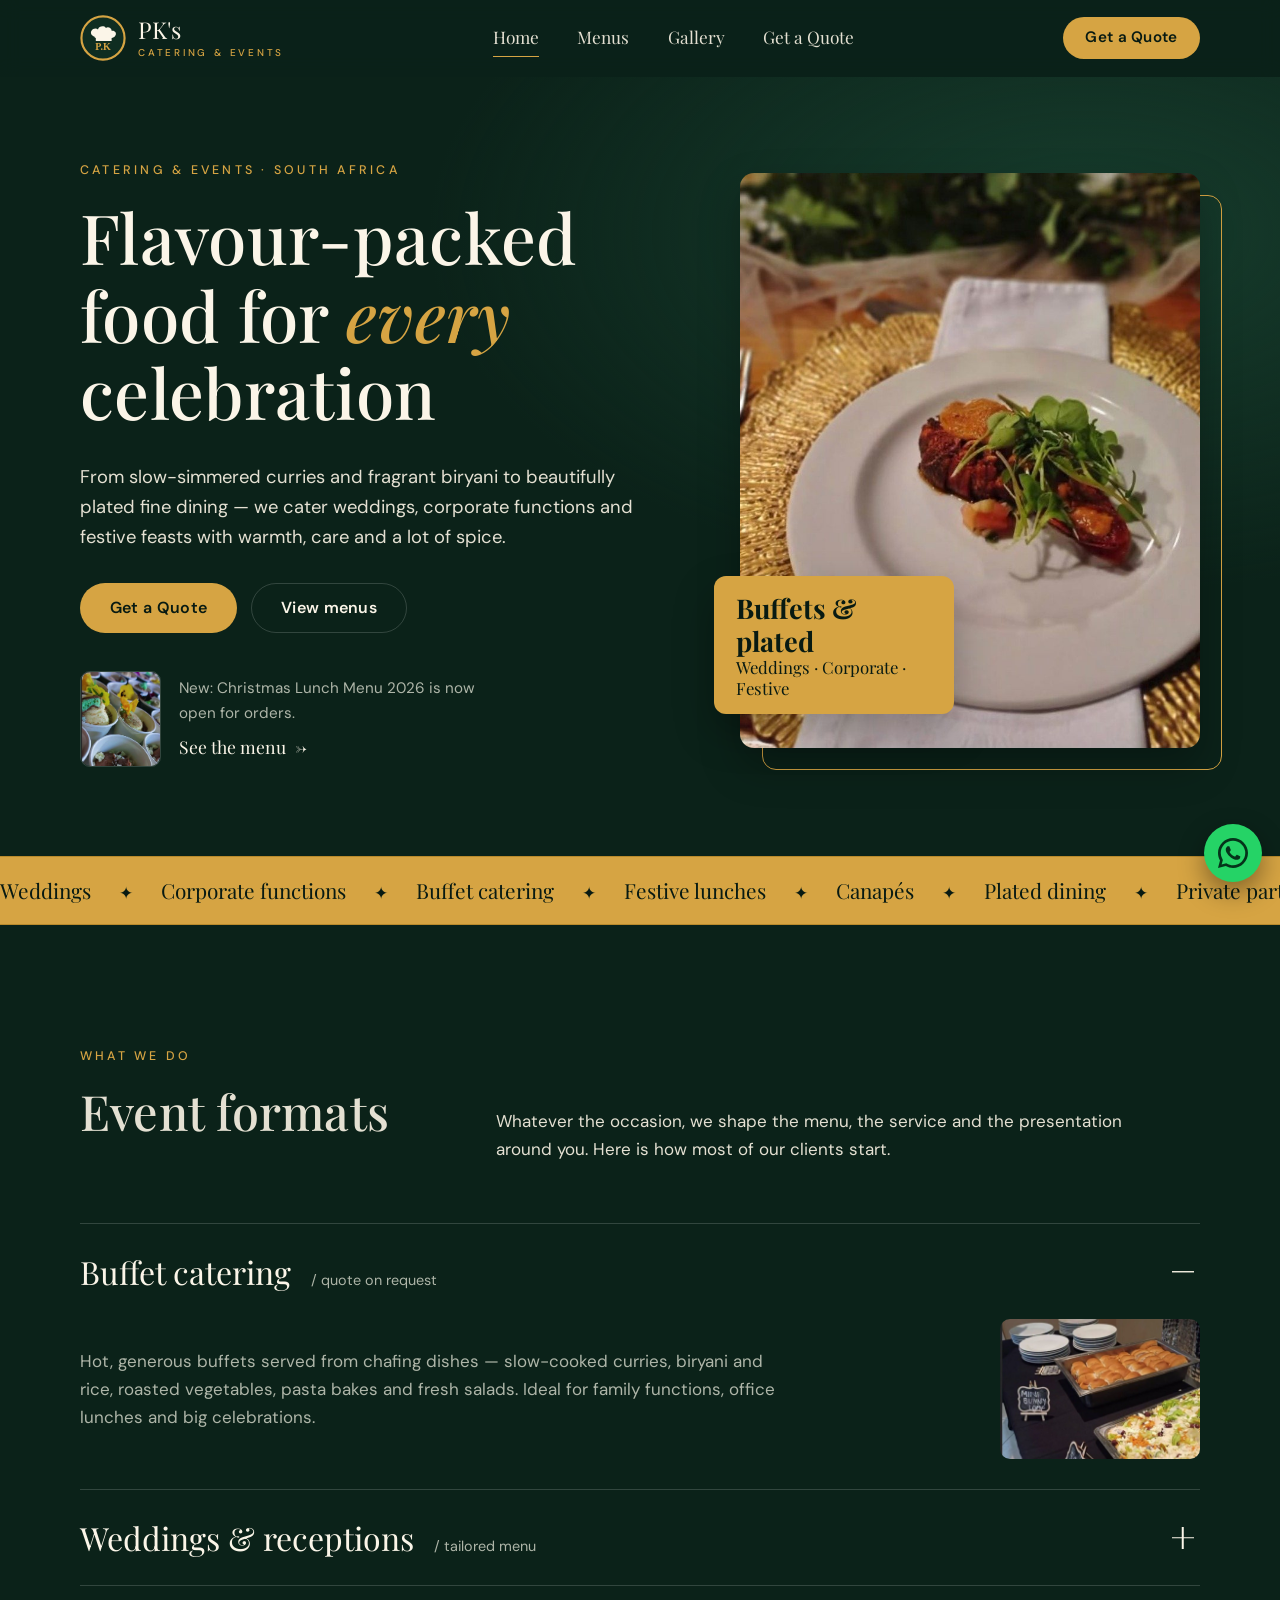
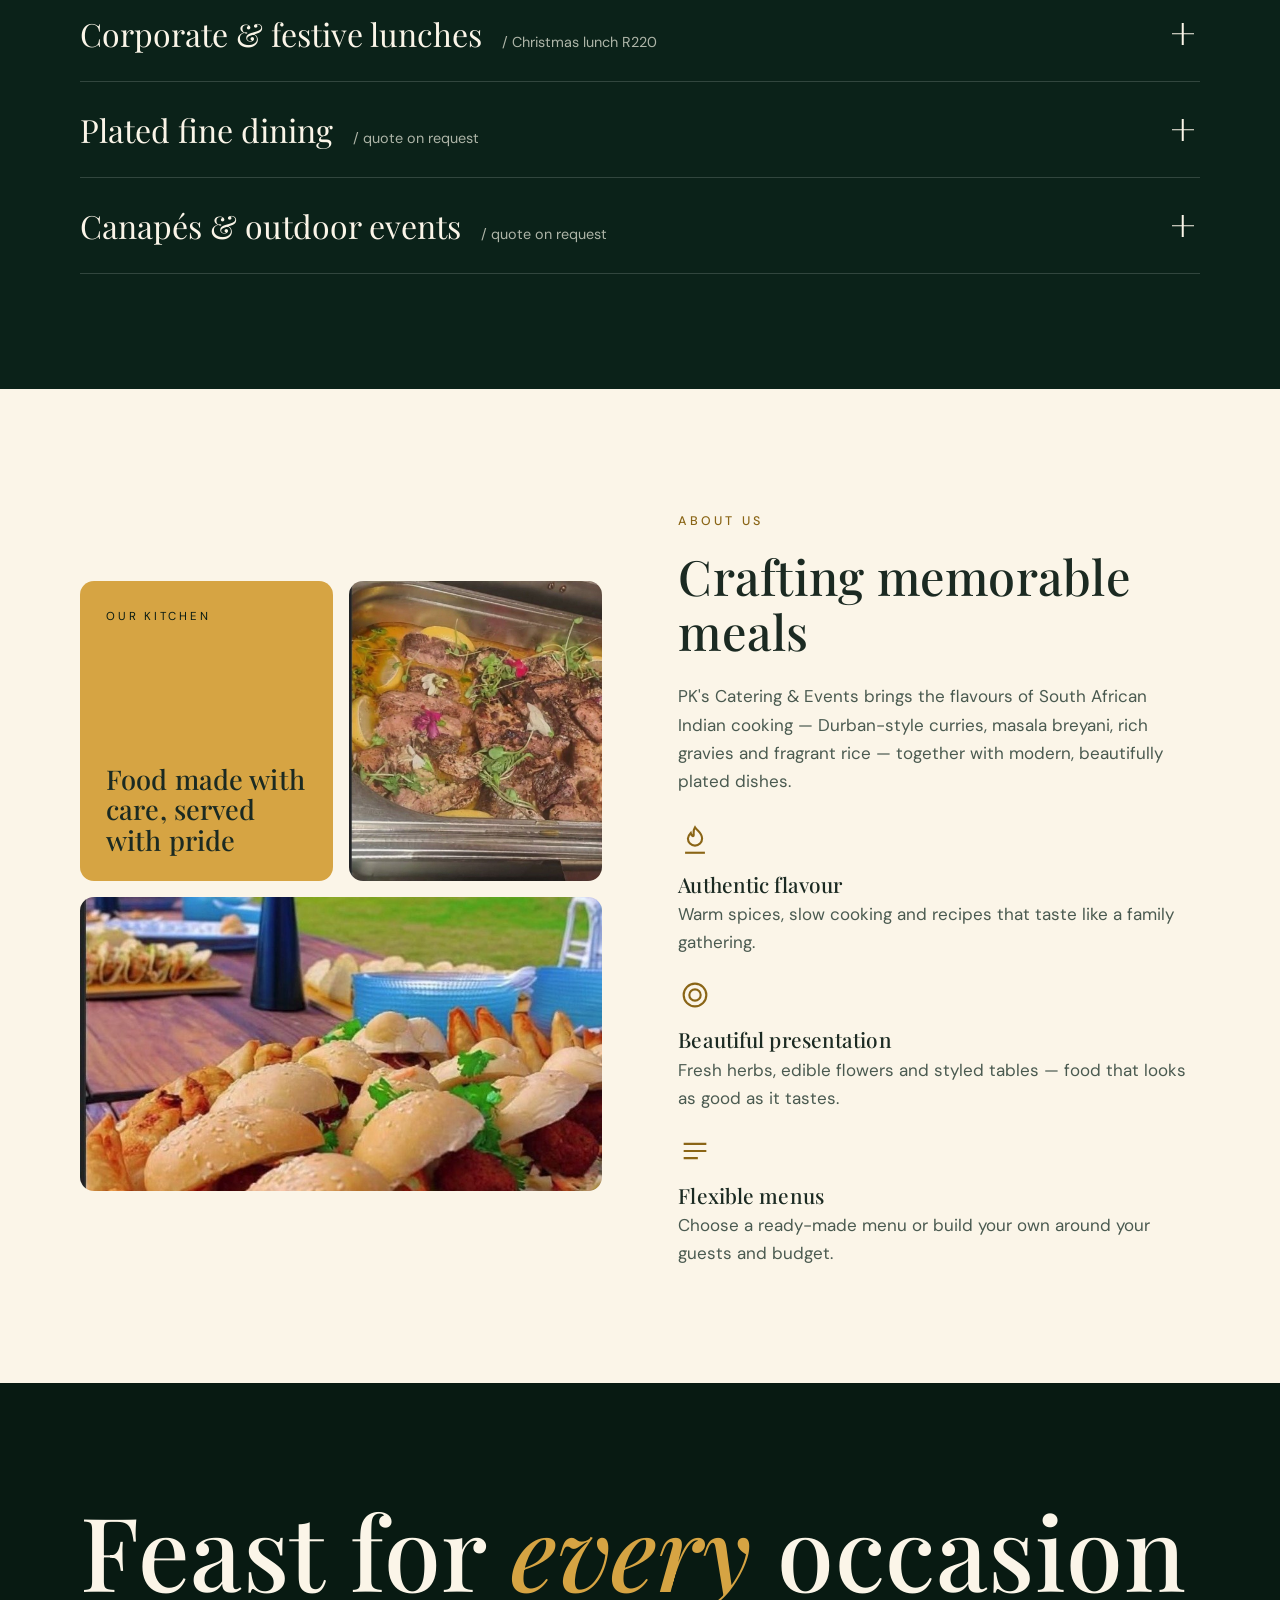
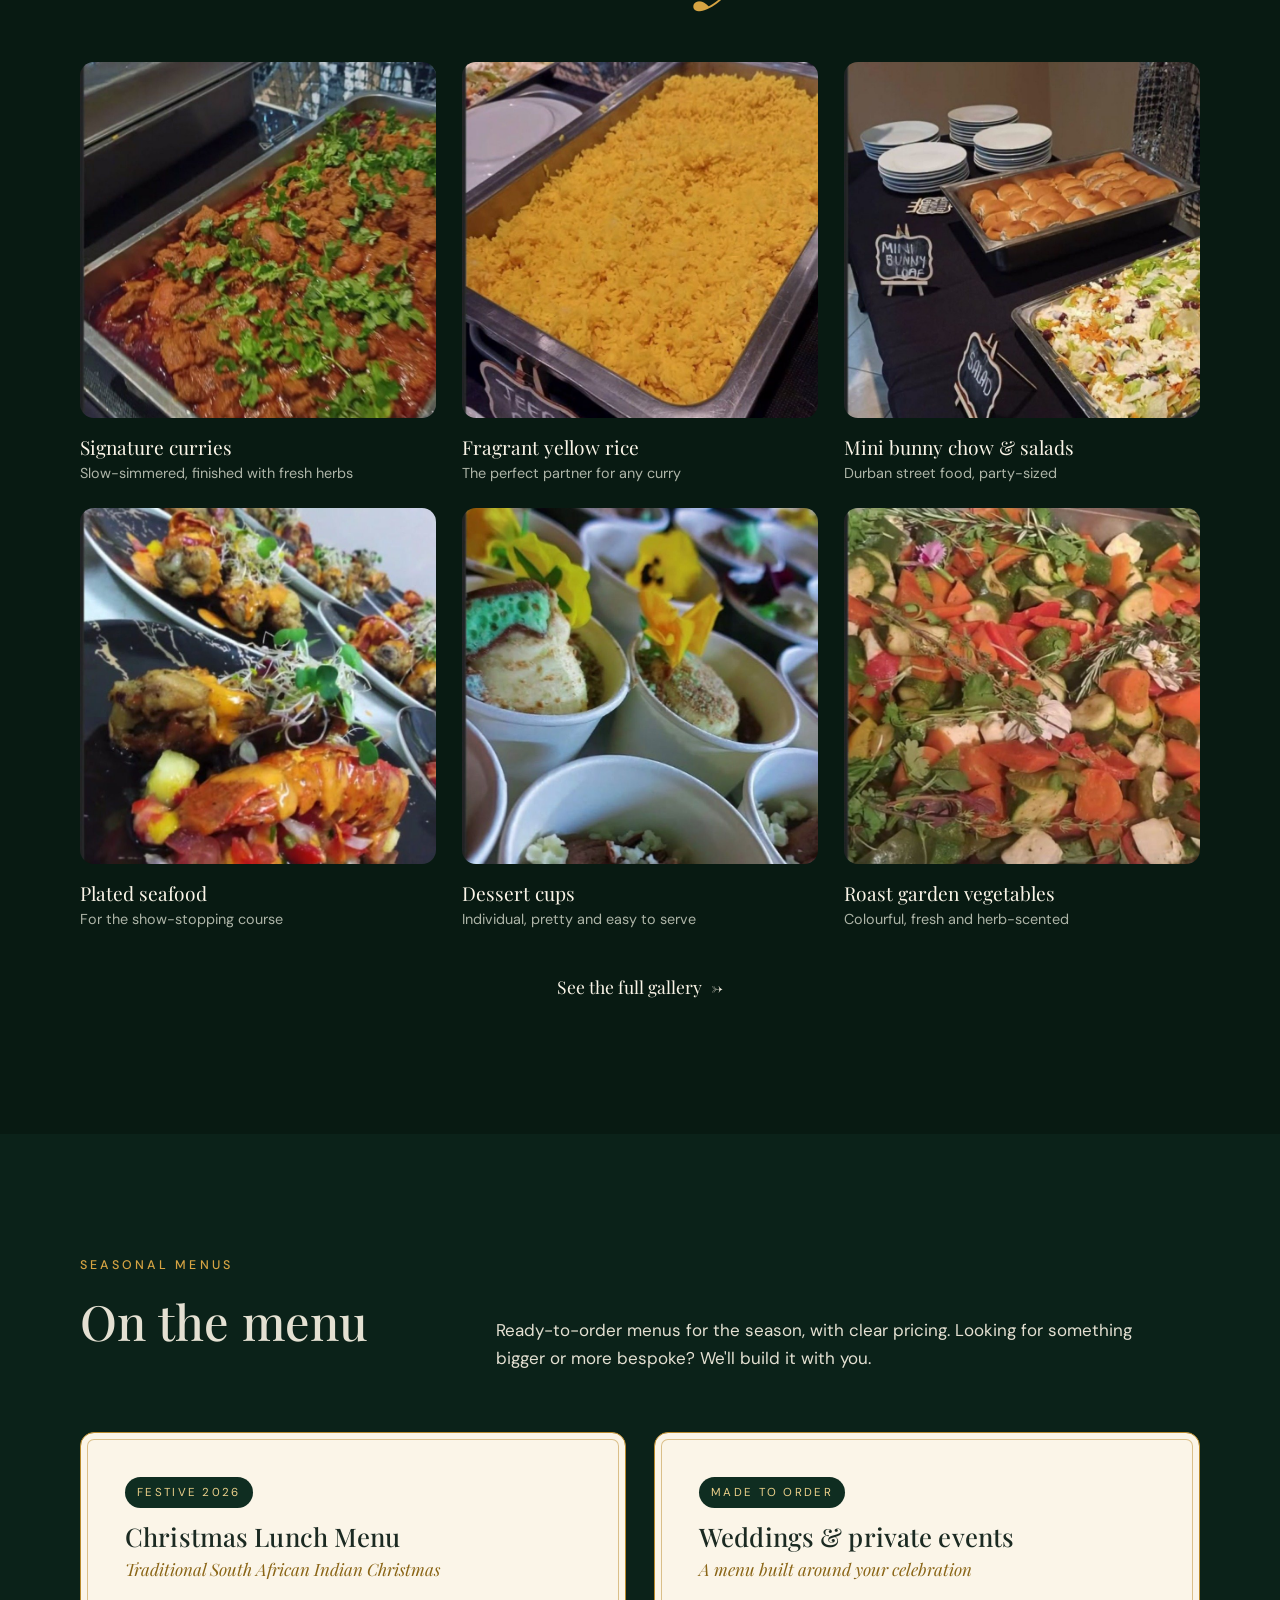
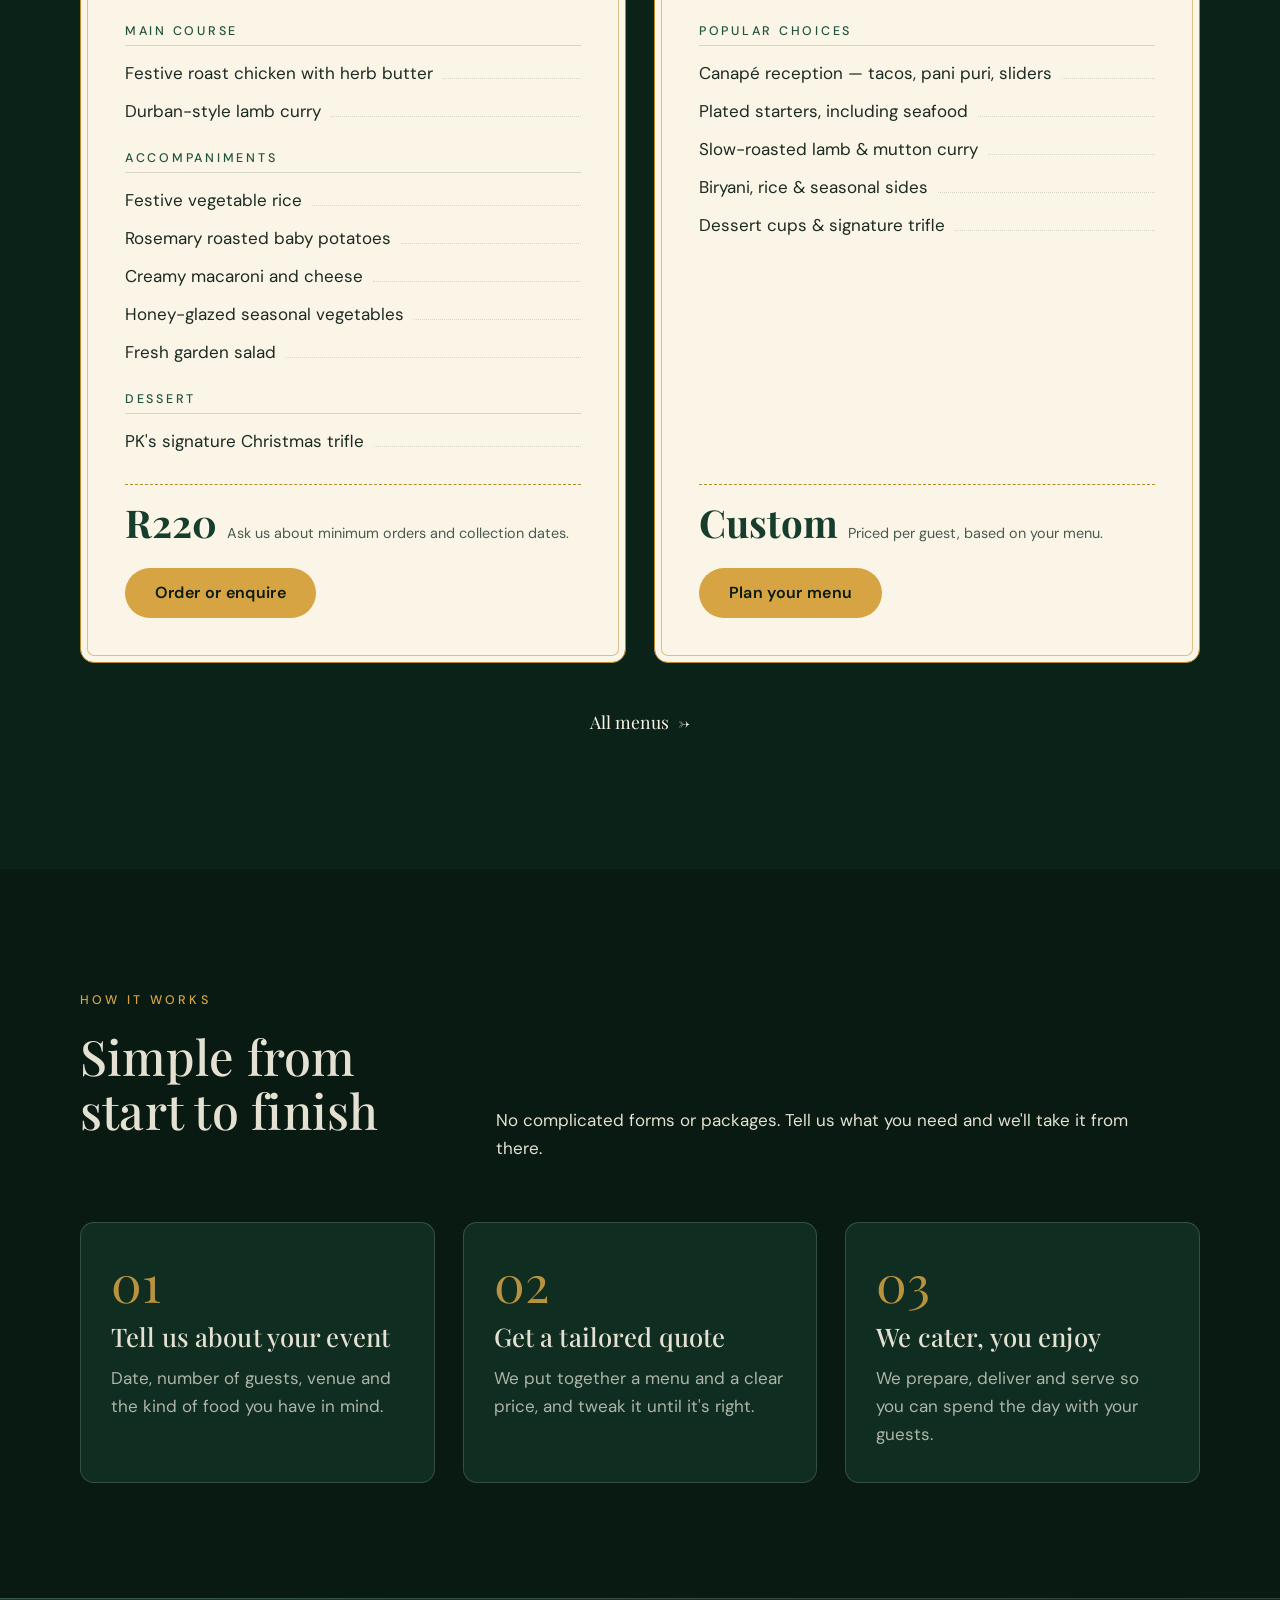
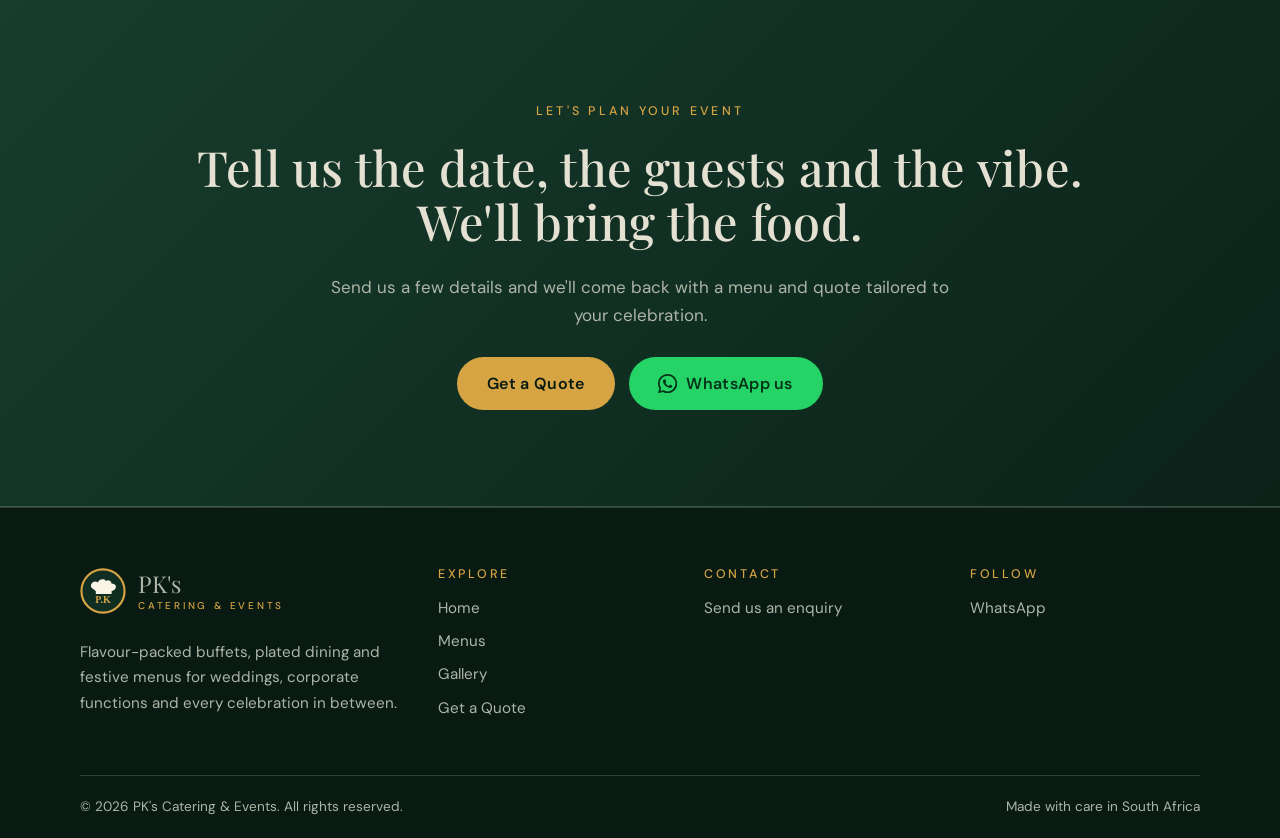
<file: index.html>
<!DOCTYPE html>
<html lang="en">
<head>
  <meta charset="utf-8">
  <meta name="viewport" content="width=device-width, initial-scale=1">
  <title>PK's Catering & Events | Weddings, Buffets & Festive Menus</title>
  <meta name="description" content="PK's Catering & Events: buffet catering, wedding dining, corporate functions and festive menus in South Africa. Get a quote today.">
  <meta name="theme-color" content="#0b2219">
  <meta property="og:title" content="PK's Catering & Events | Weddings, Buffets & Festive Menus">
  <meta property="og:description" content="PK's Catering & Events: buffet catering, wedding dining, corporate functions and festive menus in South Africa. Get a quote today.">
  <meta property="og:type" content="website">
  <meta property="og:image" content="https://hamissixo786.github.io/pk-sCatering/images/plated-main-gold.jpg">
  <meta property="og:url" content="https://hamissixo786.github.io/pk-sCatering/">
  <link rel="icon" href="images/favicon.svg" type="image/svg+xml">
  <link rel="preconnect" href="https://fonts.googleapis.com">
  <link rel="preconnect" href="https://fonts.gstatic.com" crossorigin>
  <link href="https://fonts.googleapis.com/css2?family=DM+Sans:wght@400;500;600&amp;family=Playfair+Display:ital,wght@0,400;0,500;1,400&amp;display=swap" rel="stylesheet">
  <link rel="stylesheet" href="css/style.css">
  <script>document.documentElement.className += " js";setTimeout(function(){if(!window.PK_READY)document.documentElement.className += " reveal-all";},3000);</script>
</head>
<body>
<a class="skip-link" href="#main">Skip to content</a>
<div class="topbar">
  <div class="container">
    <ul>
      <li data-cfg-wrap><span data-cfg="hours"></span></li>
      <li data-cfg-wrap><a href="quote.html" data-tel><span data-cfg="phone"></span></a></li>
    </ul>
    <ul>
      <li data-cfg-wrap><span data-cfg="serviceArea"></span></li>
    </ul>
  </div>
</div>
<header class="site-header">
  <div class="container">
    <a class="logo" href="index.html" aria-label="PK's Catering &amp; Events — home">
      <svg viewBox="0 0 64 64" aria-hidden="true"><circle cx="32" cy="32" r="30" fill="#0f2d21" stroke="#d6a443" stroke-width="3"/><path d="M20 30c-4-1-6-5-4-8 2-4 7-4 9-2 1-4 8-6 11-2 3-2 8 0 8 4 4-1 8 3 5 7-1 2-3 3-5 3v4H22v-4c-1 0-2-1-2-2z" fill="#fbf5e8"/><text x="32" y="49" text-anchor="middle" font-family="Georgia, serif" font-size="14" font-weight="700" fill="#d6a443">P.K</text></svg>
      <span class="logo-text">PK's<small>Catering &amp; Events</small></span>
    </a>
    <nav class="main-nav" id="main-nav" aria-label="Main">
      <ul><li><a href="index.html" aria-current="page">Home</a></li><li><a href="menus.html">Menus</a></li><li><a href="gallery.html">Gallery</a></li><li><a href="quote.html">Get a Quote</a></li></ul>
    </nav>
    <div class="header-cta">
      <a class="btn btn-gold" href="quote.html">Get a Quote</a>
      <button class="nav-toggle" aria-expanded="false" aria-controls="main-nav" aria-label="Menu"><span></span></button>
    </div>
  </div>
</header>
<main id="main">

<section class="hero">
  <div class="container hero-grid">
    <div>
      <span class="eyebrow">Catering &amp; Events &middot; South Africa</span>
      <h1>Flavour-packed food for <em>every</em> celebration</h1>
      <p class="hero-lead">From slow-simmered curries and fragrant biryani to beautifully plated fine dining &mdash; we cater weddings, corporate functions and festive feasts with warmth, care and a lot of spice.</p>
      <div class="hero-actions">
        <a class="btn btn-gold" href="quote.html">Get a Quote</a>
        <a class="btn btn-ghost" href="menus.html">View menus</a>
      </div>
      <div class="hero-note">
        <img src="images/dessert-cups-flowers.jpg" alt="Dessert cups topped with edible flowers" width="96" height="96" loading="lazy" decoding="async">
        <div>
          <p>New: Christmas Lunch Menu 2026 is now open for orders.</p>
          <a class="link-arrow" href="menus.html#christmas">See the menu</a>
        </div>
      </div>
    </div>
    <div class="hero-media">
      <img src="images/plated-main-gold.jpg" alt="Elegantly plated main course with fresh micro herbs on a gold charger plate" width="820" height="972" fetchpriority="high">
      <div class="hero-badge"><strong>Buffets &amp; plated</strong>Weddings &middot; Corporate &middot; Festive</div>
    </div>
  </div>
</section>

<div class="marquee" aria-hidden="true">
  <div class="marquee-track">
    <span>Weddings</span><span>Corporate functions</span><span>Buffet catering</span><span>Festive lunches</span><span>Canap&eacute;s</span><span>Plated dining</span><span>Private parties</span>
    <span>Weddings</span><span>Corporate functions</span><span>Buffet catering</span><span>Festive lunches</span><span>Canap&eacute;s</span><span>Plated dining</span><span>Private parties</span>
  </div>
</div>

<section class="section section--green" id="services">
  <div class="container">
    <div class="section-head reveal">
      <div><span class="eyebrow">What we do</span><h2>Event formats</h2></div>
      <p>Whatever the occasion, we shape the menu, the service and the presentation around you. Here is how most of our clients start.</p>
    </div>
    <div class="accordion reveal">
      <div class="acc-item">
        <button class="acc-trigger" aria-expanded="true" aria-controls="acc1" id="acc1-btn"><span>Buffet catering <small>/ quote on request</small></span><span class="acc-icon"></span></button>
        <div class="acc-panel" id="acc1" role="region" aria-labelledby="acc1-btn"><div><div class="acc-body">
          <p>Hot, generous buffets served from chafing dishes &mdash; slow-cooked curries, biryani and rice, roasted vegetables, pasta bakes and fresh salads. Ideal for family functions, office lunches and big celebrations.</p>
          <img src="images/buffet-bunny-chow.jpg" alt="Buffet with mini bunny chow, salads and plates" loading="lazy" decoding="async" width="200" height="140">
        </div></div></div>
      </div>
      <div class="acc-item">
        <button class="acc-trigger" aria-expanded="false" aria-controls="acc2" id="acc2-btn"><span>Weddings &amp; receptions <small>/ tailored menu</small></span><span class="acc-icon"></span></button>
        <div class="acc-panel" id="acc2" role="region" aria-labelledby="acc2-btn"><div><div class="acc-body">
          <p>A dining experience designed around your day: a canap&eacute; reception, a plated first course and a generous main course, styled to suit your d&eacute;cor and your guests.</p>
          <img src="images/plated-table.jpg" alt="Plated main course on a gold charger plate" loading="lazy" decoding="async" width="200" height="140">
        </div></div></div>
      </div>
      <div class="acc-item">
        <button class="acc-trigger" aria-expanded="false" aria-controls="acc3" id="acc3-btn"><span>Corporate &amp; festive lunches <small>/ Christmas lunch R220</small></span><span class="acc-icon"></span></button>
        <div class="acc-panel" id="acc3" role="region" aria-labelledby="acc3-btn"><div><div class="acc-body">
          <p>Ready-made seasonal menus and full-service corporate catering. Our Christmas Lunch Menu 2026 is available now &mdash; ask about minimum orders and collection dates.</p>
          <img src="images/buffet-lamb.jpg" alt="Slow-roasted lamb with fresh herbs" loading="lazy" decoding="async" width="200" height="140">
        </div></div></div>
      </div>
      <div class="acc-item">
        <button class="acc-trigger" aria-expanded="false" aria-controls="acc4" id="acc4-btn"><span>Plated fine dining <small>/ quote on request</small></span><span class="acc-icon"></span></button>
        <div class="acc-panel" id="acc4" role="region" aria-labelledby="acc4-btn"><div><div class="acc-body">
          <p>Individually plated courses with careful presentation &mdash; seafood, slow-cooked meats and elegant garnishes, served to the table.</p>
          <img src="images/plated-main-gold.jpg" alt="Plated dish with micro herbs on a gold charger plate" loading="lazy" decoding="async" width="200" height="140">
        </div></div></div>
      </div>
      <div class="acc-item">
        <button class="acc-trigger" aria-expanded="false" aria-controls="acc5" id="acc5-btn"><span>Canap&eacute;s &amp; outdoor events <small>/ quote on request</small></span><span class="acc-icon"></span></button>
        <div class="acc-panel" id="acc5" role="region" aria-labelledby="acc5-btn"><div><div class="acc-body">
          <p>Tacos, sliders and grazing bites set up on rustic tables at farms, gardens and venues &mdash; relaxed, shareable and full of flavour.</p>
          <img src="images/outdoor-tacos.jpg" alt="Tacos served on a wooden table at an outdoor event" loading="lazy" decoding="async" width="200" height="140">
        </div></div></div>
      </div>
    </div>
  </div>
</section>

<section class="section section--cream" id="about">
  <div class="container about-grid">
    <div class="collage reveal">
      <div class="tile"><span>Our kitchen</span><h3>Food made with care, served with pride</h3></div>
      <img src="images/buffet-grill.jpg" alt="Grilled meats with lemon and herbs in a serving tray" loading="lazy" decoding="async" width="820" height="972">
      <img class="wide" src="images/outdoor-sliders.jpg" alt="Sliders and snacks on a wooden table outdoors" loading="lazy" decoding="async" width="820" height="973">
    </div>
    <div class="reveal">
      <span class="eyebrow">About us</span>
      <h2>Crafting memorable meals</h2>
      <p>PK's Catering &amp; Events brings the flavours of South African Indian cooking &mdash; Durban-style curries, masala breyani, rich gravies and fragrant rice &mdash; together with modern, beautifully plated dishes.</p>
      <div class="features">
        <div class="feature">
          <svg class="ico" viewBox="0 0 24 24" fill="none" stroke="currentColor" stroke-width="1.5" aria-hidden="true"><path d="M12 3c2 3 5 4 5 8a5 5 0 0 1-10 0c0-2 1-3 2-4 .5 2 1.500 2.500 2 2 .500-1.500-1-3 1-6z"/><path d="M5 21h14"/></svg>
          <h3>Authentic flavour</h3><p>Warm spices, slow cooking and recipes that taste like a family gathering.</p>
        </div>
        <div class="feature">
          <svg class="ico" viewBox="0 0 24 24" fill="none" stroke="currentColor" stroke-width="1.5" aria-hidden="true"><circle cx="12" cy="12" r="8"/><circle cx="12" cy="12" r="4"/></svg>
          <h3>Beautiful presentation</h3><p>Fresh herbs, edible flowers and styled tables &mdash; food that looks as good as it tastes.</p>
        </div>
        <div class="feature">
          <svg class="ico" viewBox="0 0 24 24" fill="none" stroke="currentColor" stroke-width="1.5" aria-hidden="true"><path d="M4 7h16M4 12h16M4 17h10"/></svg>
          <h3>Flexible menus</h3><p>Choose a ready-made menu or build your own around your guests and budget.</p>
        </div>
      </div>
    </div>
  </div>
</section>

<section class="section section--deep" id="dishes">
  <div class="container">
    <h2 class="big-line reveal">Feast for <em>every</em> occasion</h2>
    <div class="dish-grid" style="margin-top:clamp(30px,5vw,60px)">
      <figure class="dish reveal"><div class="img"><img src="images/buffet-curry.jpg" alt="Slow-simmered curry garnished with fresh coriander" loading="lazy" decoding="async" width="820" height="972"></div><figcaption>Signature curries<small>Slow-simmered, finished with fresh herbs</small></figcaption></figure>
      <figure class="dish reveal"><div class="img"><img src="images/buffet-teera-rice.jpg" alt="Tray of fragrant yellow rice" loading="lazy" decoding="async" width="820" height="973"></div><figcaption>Fragrant yellow rice<small>The perfect partner for any curry</small></figcaption></figure>
      <figure class="dish reveal"><div class="img"><img src="images/buffet-bunny-chow.jpg" alt="Mini bunny chow loaves and salads on a buffet table" loading="lazy" decoding="async" width="820" height="972"></div><figcaption>Mini bunny chow &amp; salads<small>Durban street food, party-sized</small></figcaption></figure>
      <figure class="dish reveal"><div class="img"><img src="images/plated-lobster.jpg" alt="Plated lobster tail" loading="lazy" decoding="async" width="820" height="974"></div><figcaption>Plated seafood<small>For the show-stopping course</small></figcaption></figure>
      <figure class="dish reveal"><div class="img"><img src="images/dessert-cups-flowers.jpg" alt="Dessert cups decorated with edible flowers" loading="lazy" decoding="async" width="820" height="973"></div><figcaption>Dessert cups<small>Individual, pretty and easy to serve</small></figcaption></figure>
      <figure class="dish reveal"><div class="img"><img src="images/buffet-vegetables.jpg" alt="Roasted garden vegetables with herbs" loading="lazy" decoding="async" width="820" height="972"></div><figcaption>Roast garden vegetables<small>Colourful, fresh and herb-scented</small></figcaption></figure>
    </div>
    <p class="center reveal" style="margin-top:44px"><a class="link-arrow" href="gallery.html">See the full gallery</a></p>
  </div>
</section>

<section class="section section--green" id="menus">
  <div class="container">
    <div class="section-head reveal">
      <div><span class="eyebrow">Seasonal menus</span><h2>On the menu</h2></div>
      <p>Ready-to-order menus for the season, with clear pricing. Looking for something bigger or more bespoke? We'll build it with you.</p>
    </div>
    <div class="menu-cards">
      <article class="menu-card reveal">
  <span class="tag">Festive 2026</span>
  <h3>Christmas Lunch Menu</h3>
  <p class="sub">Traditional South African Indian Christmas</p>
  <h4>Main course</h4>
  <ul class="menu-lines"><li>Festive roast chicken with herb butter</li><li>Durban-style lamb curry</li></ul>
  <h4>Accompaniments</h4>
  <ul class="menu-lines">
    <li>Festive vegetable rice</li><li>Rosemary roasted baby potatoes</li><li>Creamy macaroni and cheese</li>
    <li>Honey-glazed seasonal vegetables</li><li>Fresh garden salad</li>
  </ul>
  <h4>Dessert</h4>
  <ul class="menu-lines"><li>PK's signature Christmas trifle</li></ul>
  <div class="card-foot">
    <div class="price"><strong>R220</strong><span>Ask us about minimum orders and collection dates.</span></div>
    <a class="btn btn-gold" href="quote.html?event=festive&amp;about=Christmas%20Lunch%20Menu%202026">Order or enquire</a>
  </div>
</article>
      <article class="menu-card reveal">
  <span class="tag">Made to order</span>
  <h3>Weddings &amp; private events</h3>
  <p class="sub">A menu built around your celebration</p>
  <h4>Popular choices</h4>
  <ul class="menu-lines">
    <li>Canap&eacute; reception &mdash; tacos, pani puri, sliders</li>
    <li>Plated starters, including seafood</li>
    <li>Slow-roasted lamb &amp; mutton curry</li>
    <li>Biryani, rice &amp; seasonal sides</li>
    <li>Dessert cups &amp; signature trifle</li>
  </ul>
  <div class="card-foot">
    <div class="price"><strong>Custom</strong><span>Priced per guest, based on your menu.</span></div>
    <a class="btn btn-gold" href="quote.html?event=wedding">Plan your menu</a>
  </div>
</article>
    </div>
    <p class="center reveal" style="margin-top:44px"><a class="link-arrow" href="menus.html">All menus</a></p>
  </div>
</section>

<section class="section section--deep" id="how">
  <div class="container">
    <div class="section-head reveal">
      <div><span class="eyebrow">How it works</span><h2>Simple from start to finish</h2></div>
      <p>No complicated forms or packages. Tell us what you need and we'll take it from there.</p>
    </div>
    <div class="steps">
      <div class="step reveal"><h3>Tell us about your event</h3><p>Date, number of guests, venue and the kind of food you have in mind.</p></div>
      <div class="step reveal"><h3>Get a tailored quote</h3><p>We put together a menu and a clear price, and tweak it until it's right.</p></div>
      <div class="step reveal"><h3>We cater, you enjoy</h3><p>We prepare, deliver and serve so you can spend the day with your guests.</p></div>
    </div>
  </div>
</section>

<section class="cta-band">
  <div class="container reveal">
    <span class="eyebrow">Let's plan your event</span>
    <h2>Tell us the date, the guests and the vibe.<br>We'll bring the food.</h2>
    <p>Send us a few details and we'll come back with a menu and quote tailored to your celebration.</p>
    <div class="hero-actions">
      <a class="btn btn-gold" href="quote.html">Get a Quote</a>
      <a class="btn btn-wa" href="quote.html" data-wa="Hi! I'd like a catering quote."><svg viewBox="0 0 24 24" fill="currentColor" aria-hidden="true"><path d="M17.5 14.4c-.3-.1-1.7-.8-2-.9-.3-.1-.5-.1-.7.1-.2.3-.8.9-.9 1.1-.2.2-.3.2-.6.1-.3-.1-1.2-.4-2.3-1.4-.9-.8-1.4-1.7-1.6-2-.2-.3 0-.5.1-.6l.4-.5c.1-.2.2-.3.3-.5.1-.2 0-.4 0-.5-.1-.1-.7-1.6-.9-2.2-.2-.6-.5-.5-.7-.5h-.6c-.2 0-.5.1-.8.4-.3.3-1 1-1 2.4s1 2.8 1.2 3c.1.2 2 3.1 4.9 4.3.7.3 1.2.5 1.6.6.7.2 1.3.2 1.8.1.6-.1 1.7-.7 1.9-1.4.2-.7.2-1.2.2-1.4-.1-.1-.3-.2-.6-.3zM12 21.8c-1.8 0-3.5-.5-5-1.4l-.4-.2-3.700 1 1-3.600-.2-.4A9.800 9.800 0 0 1 2.200 12c0-5.400 4.400-9.800 9.800-9.800 2.600 0 5.100 1 6.900 2.900A9.700 9.700 0 0 1 21.800 12c0 5.400-4.400 9.800-9.800 9.800zM12 0C5.400 0 0 5.400 0 12c0 2.100.6 4.200 1.600 6L0 24l6.200-1.600A12 12 0 0 0 12 24c6.600 0 12-5.400 12-12S18.600 0 12 0z"/></svg> WhatsApp us</a>
    </div>
  </div>
</section>

</main>
<footer class="site-footer">
  <div class="container">
    <div class="footer-grid">
      <div>
        <a class="logo" href="index.html" aria-label="PK's Catering &amp; Events — home">
          <svg viewBox="0 0 64 64" aria-hidden="true"><circle cx="32" cy="32" r="30" fill="#0f2d21" stroke="#d6a443" stroke-width="3"/><path d="M20 30c-4-1-6-5-4-8 2-4 7-4 9-2 1-4 8-6 11-2 3-2 8 0 8 4 4-1 8 3 5 7-1 2-3 3-5 3v4H22v-4c-1 0-2-1-2-2z" fill="#fbf5e8"/><text x="32" y="49" text-anchor="middle" font-family="Georgia, serif" font-size="14" font-weight="700" fill="#d6a443">P.K</text></svg>
          <span class="logo-text">PK's<small>Catering &amp; Events</small></span>
        </a>
        <p style="margin-top:18px">Flavour-packed buffets, plated dining and festive menus for weddings, corporate functions and every celebration in between.</p>
      </div>
      <div>
        <h3>Explore</h3>
        <ul>
          <li><a href="index.html">Home</a></li>
          <li><a href="menus.html">Menus</a></li>
          <li><a href="gallery.html">Gallery</a></li>
          <li><a href="quote.html">Get a Quote</a></li>
        </ul>
      </div>
      <div>
        <h3>Contact</h3>
        <ul>
          <li data-cfg-wrap><a href="quote.html" data-tel><span data-cfg="phone"></span></a></li>
          <li data-cfg-wrap><a href="quote.html" data-mail><span data-cfg="email"></span></a></li>
          <li data-cfg-wrap><span data-cfg="address"></span></li>
          <li><a href="quote.html">Send us an enquiry</a></li>
        </ul>
      </div>
      <div>
        <h3>Follow</h3>
        <ul>
          <li><a href="#" data-social="facebook">Facebook</a></li>
          <li><a href="#" data-social="instagram">Instagram</a></li>
          <li><a href="quote.html" data-wa="Hi! I'd like to ask about catering.">WhatsApp</a></li>
        </ul>
      </div>
    </div>
    <div class="footer-bottom">
      <span>&copy; <span data-year>2026</span> PK's Catering &amp; Events. All rights reserved.</span>
      <span>Made with care in South Africa</span>
    </div>
  </div>
</footer>
<a class="wa-float" href="quote.html" data-wa="Hi! I'd like to ask about catering." aria-label="Chat on WhatsApp"><svg viewBox="0 0 24 24" fill="currentColor" aria-hidden="true"><path d="M17.5 14.4c-.3-.1-1.7-.8-2-.9-.3-.1-.5-.1-.7.1-.2.3-.8.9-.9 1.1-.2.2-.3.2-.6.1-.3-.1-1.2-.4-2.3-1.4-.9-.8-1.4-1.7-1.6-2-.2-.3 0-.5.1-.6l.4-.5c.1-.2.2-.3.3-.5.1-.2 0-.4 0-.5-.1-.1-.7-1.6-.9-2.2-.2-.6-.5-.5-.7-.5h-.6c-.2 0-.5.1-.8.4-.3.3-1 1-1 2.4s1 2.8 1.2 3c.1.2 2 3.1 4.9 4.3.7.3 1.2.5 1.6.6.7.2 1.3.2 1.8.1.6-.1 1.7-.7 1.9-1.4.2-.7.2-1.2.2-1.4-.1-.1-.3-.2-.6-.3zM12 21.8c-1.8 0-3.5-.5-5-1.4l-.4-.2-3.700 1 1-3.600-.2-.4A9.800 9.800 0 0 1 2.200 12c0-5.400 4.400-9.800 9.800-9.800 2.600 0 5.100 1 6.900 2.900A9.700 9.700 0 0 1 21.800 12c0 5.400-4.400 9.800-9.800 9.800zM12 0C5.400 0 0 5.400 0 12c0 2.100.6 4.200 1.600 6L0 24l6.200-1.600A12 12 0 0 0 12 24c6.600 0 12-5.400 12-12S18.600 0 12 0z"/></svg></a>

<script src="js/config.js"></script>
<script src="js/main.js"></script>
</body>
</html>
</file>
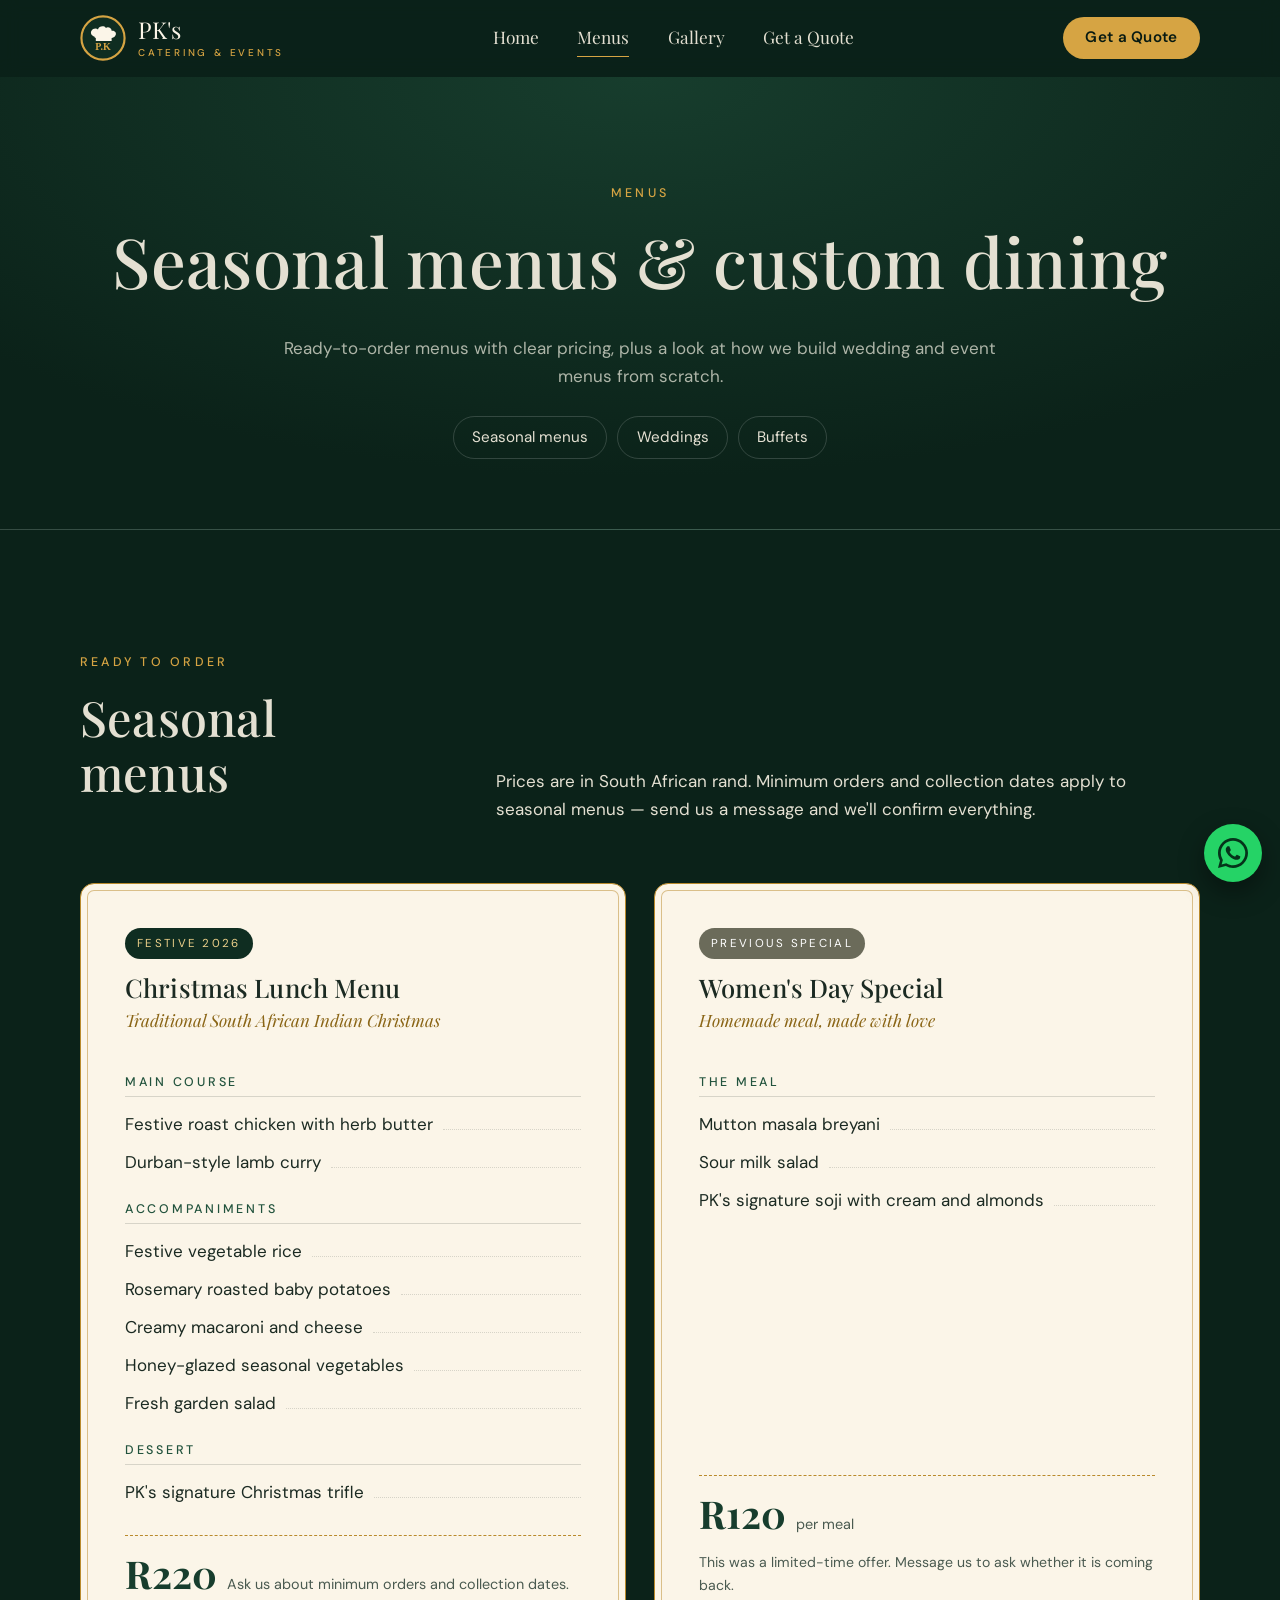
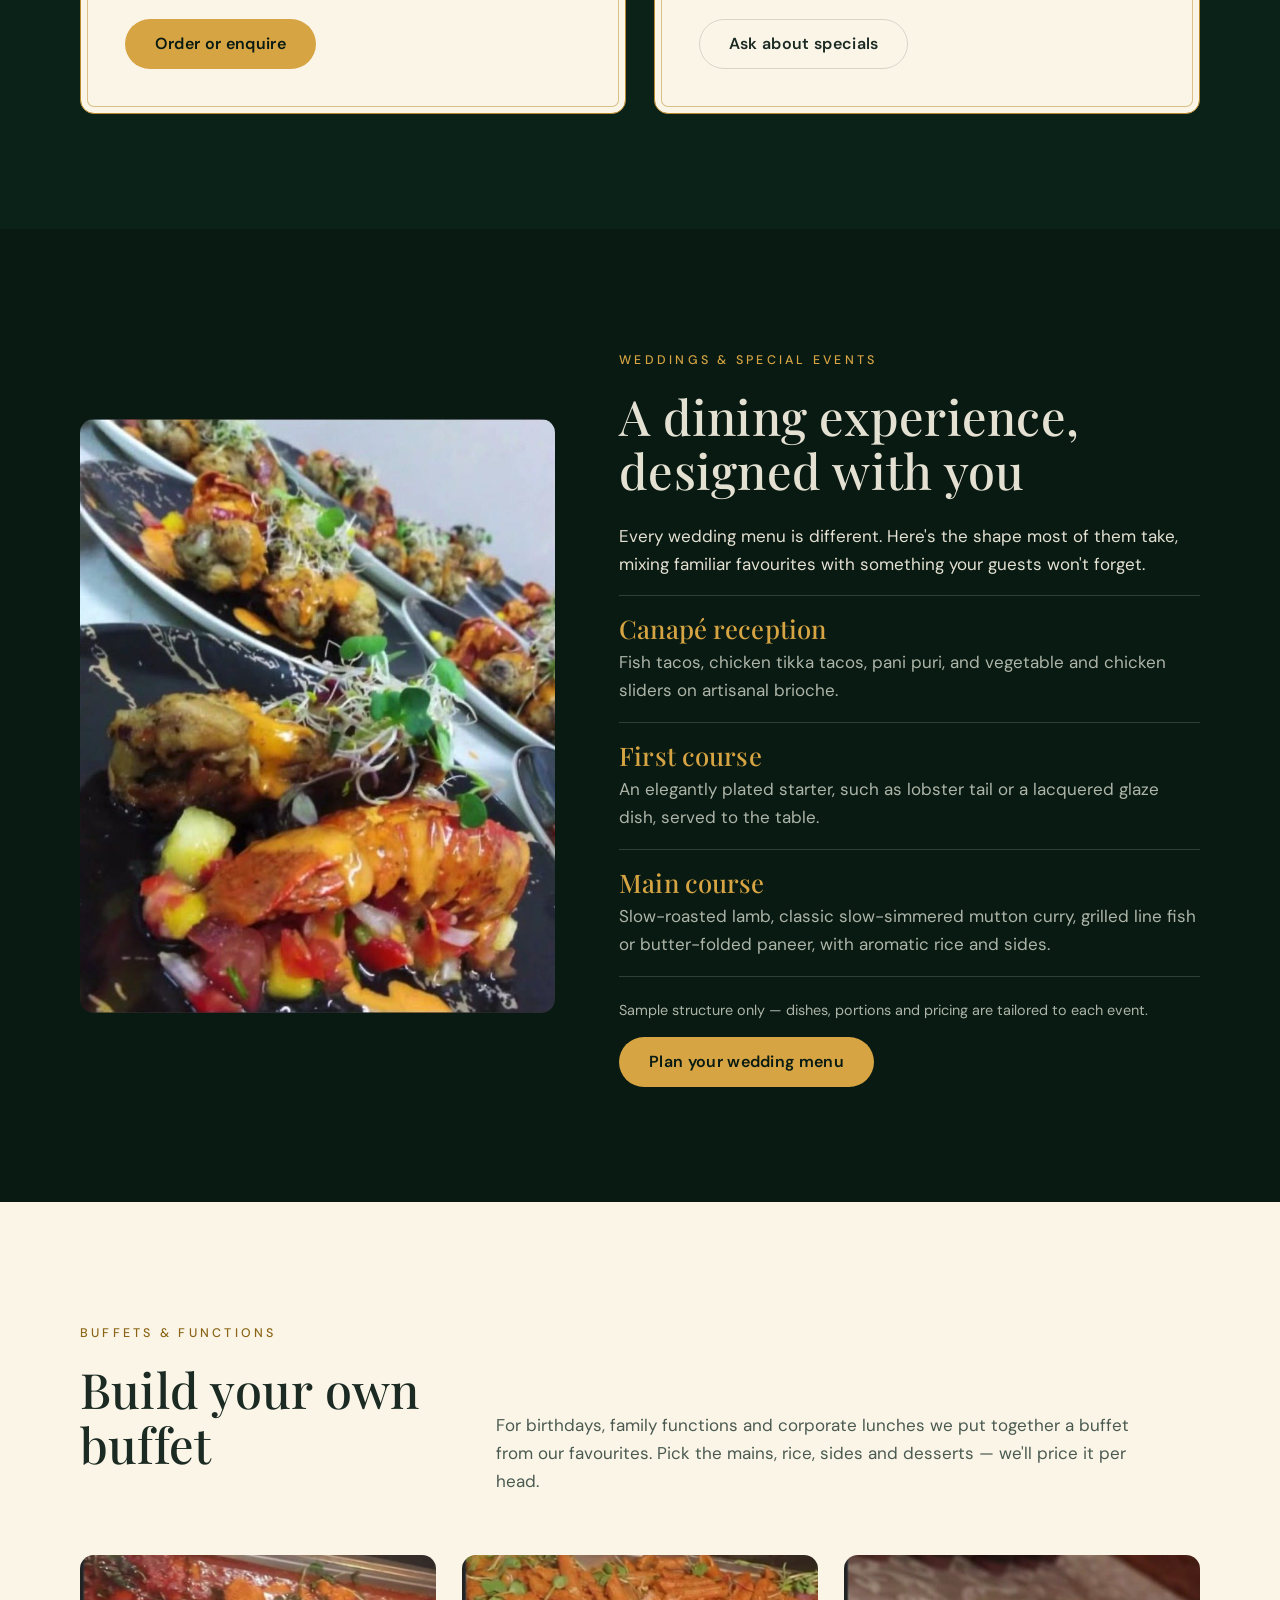
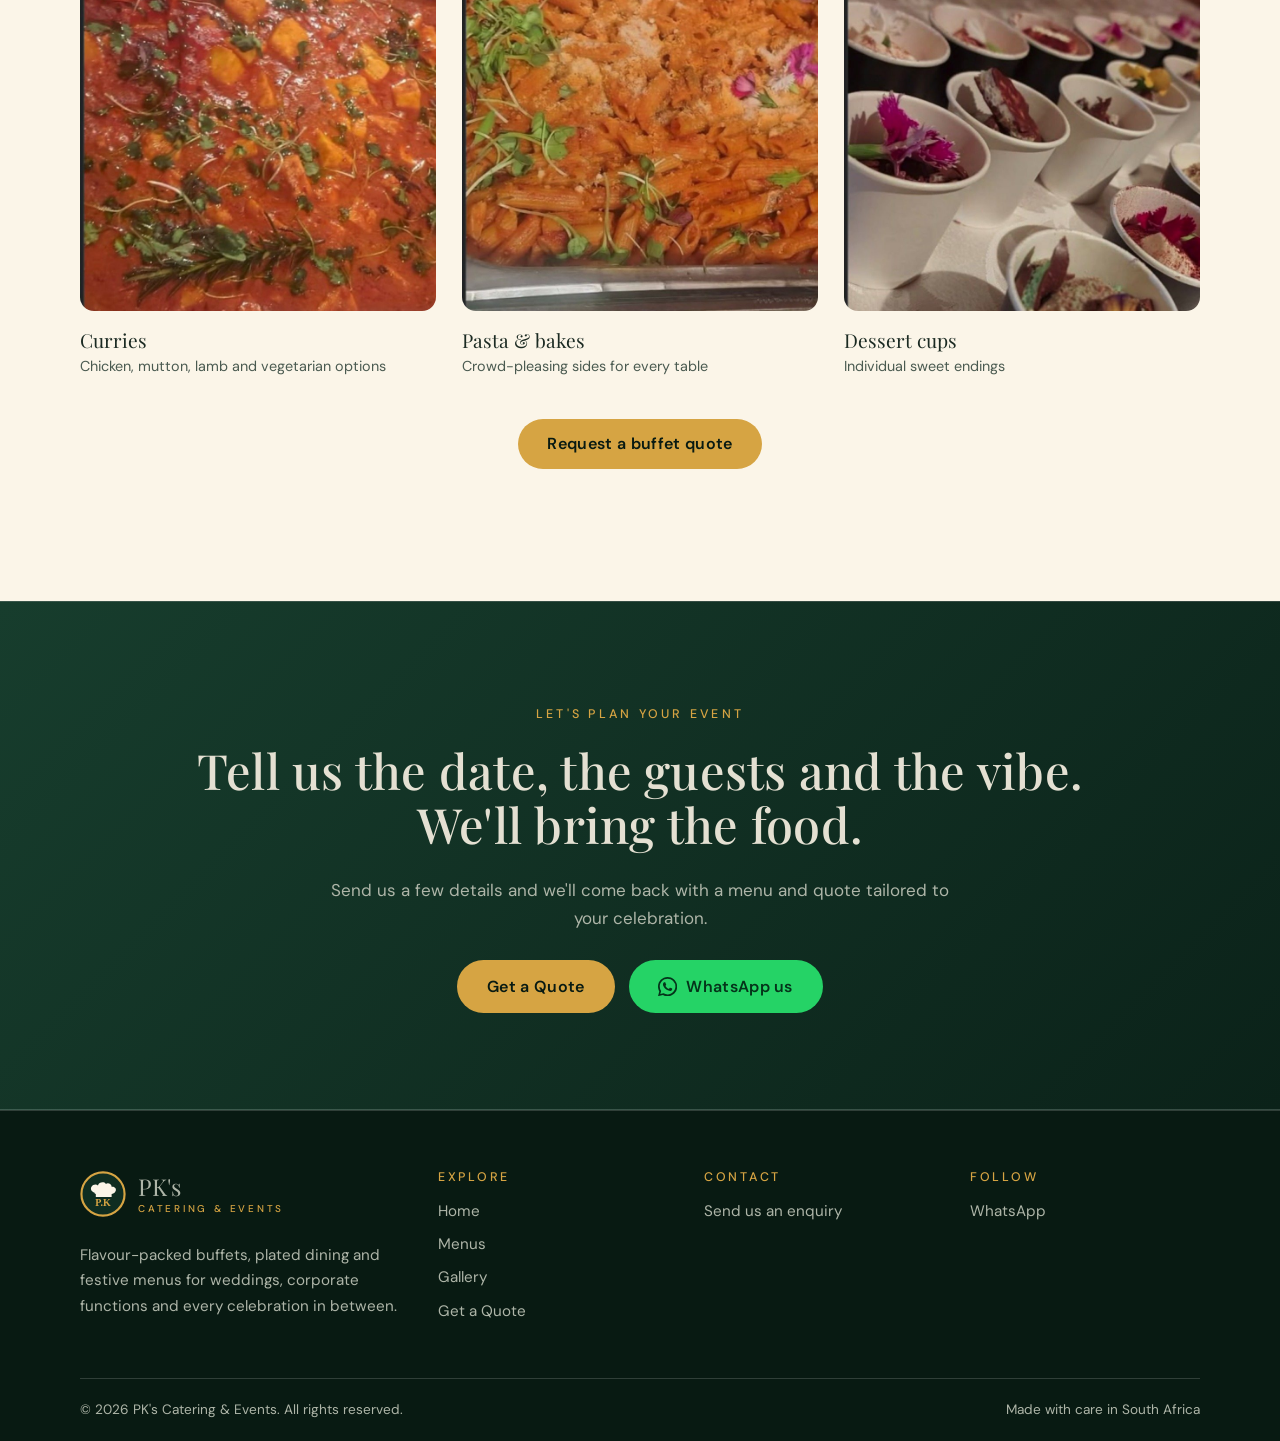
<file: menus.html>
<!DOCTYPE html>
<html lang="en">
<head>
  <meta charset="utf-8">
  <meta name="viewport" content="width=device-width, initial-scale=1">
  <title>Menus | PK's Catering & Events</title>
  <meta name="description" content="Seasonal menus, wedding dining and buffet options from PK's Catering & Events. Christmas Lunch Menu 2026 now open.">
  <meta name="theme-color" content="#0b2219">
  <meta property="og:title" content="Menus | PK's Catering & Events">
  <meta property="og:description" content="Seasonal menus, wedding dining and buffet options from PK's Catering & Events. Christmas Lunch Menu 2026 now open.">
  <meta property="og:type" content="website">
  <meta property="og:image" content="https://hamissixo786.github.io/pk-sCatering/images/plated-main-gold.jpg">
  <meta property="og:url" content="https://hamissixo786.github.io/pk-sCatering/menus.html">
  <link rel="icon" href="images/favicon.svg" type="image/svg+xml">
  <link rel="preconnect" href="https://fonts.googleapis.com">
  <link rel="preconnect" href="https://fonts.gstatic.com" crossorigin>
  <link href="https://fonts.googleapis.com/css2?family=DM+Sans:wght@400;500;600&amp;family=Playfair+Display:ital,wght@0,400;0,500;1,400&amp;display=swap" rel="stylesheet">
  <link rel="stylesheet" href="css/style.css">
  <script>document.documentElement.className += " js";setTimeout(function(){if(!window.PK_READY)document.documentElement.className += " reveal-all";},3000);</script>
</head>
<body>
<a class="skip-link" href="#main">Skip to content</a>
<div class="topbar">
  <div class="container">
    <ul>
      <li data-cfg-wrap><span data-cfg="hours"></span></li>
      <li data-cfg-wrap><a href="quote.html" data-tel><span data-cfg="phone"></span></a></li>
    </ul>
    <ul>
      <li data-cfg-wrap><span data-cfg="serviceArea"></span></li>
    </ul>
  </div>
</div>
<header class="site-header">
  <div class="container">
    <a class="logo" href="index.html" aria-label="PK's Catering &amp; Events — home">
      <svg viewBox="0 0 64 64" aria-hidden="true"><circle cx="32" cy="32" r="30" fill="#0f2d21" stroke="#d6a443" stroke-width="3"/><path d="M20 30c-4-1-6-5-4-8 2-4 7-4 9-2 1-4 8-6 11-2 3-2 8 0 8 4 4-1 8 3 5 7-1 2-3 3-5 3v4H22v-4c-1 0-2-1-2-2z" fill="#fbf5e8"/><text x="32" y="49" text-anchor="middle" font-family="Georgia, serif" font-size="14" font-weight="700" fill="#d6a443">P.K</text></svg>
      <span class="logo-text">PK's<small>Catering &amp; Events</small></span>
    </a>
    <nav class="main-nav" id="main-nav" aria-label="Main">
      <ul><li><a href="index.html">Home</a></li><li><a href="menus.html" aria-current="page">Menus</a></li><li><a href="gallery.html">Gallery</a></li><li><a href="quote.html">Get a Quote</a></li></ul>
    </nav>
    <div class="header-cta">
      <a class="btn btn-gold" href="quote.html">Get a Quote</a>
      <button class="nav-toggle" aria-expanded="false" aria-controls="main-nav" aria-label="Menu"><span></span></button>
    </div>
  </div>
</header>
<main id="main">

<section class="page-hero">
  <div class="container reveal">
    <span class="eyebrow">Menus</span>
    <h1>Seasonal menus &amp; custom dining</h1>
    <p>Ready-to-order menus with clear pricing, plus a look at how we build wedding and event menus from scratch.</p>
    <nav class="subnav" aria-label="On this page">
      <a href="#christmas">Seasonal menus</a><a href="#weddings">Weddings</a><a href="#buffets">Buffets</a>
    </nav>
  </div>
</section>

<section class="section section--green" id="christmas">
  <div class="container">
    <div class="section-head reveal">
      <div><span class="eyebrow">Ready to order</span><h2>Seasonal menus</h2></div>
      <p>Prices are in South African rand. Minimum orders and collection dates apply to seasonal menus &mdash; send us a message and we'll confirm everything.</p>
    </div>
    <div class="menu-cards">
      <article class="menu-card reveal">
  <span class="tag">Festive 2026</span>
  <h3>Christmas Lunch Menu</h3>
  <p class="sub">Traditional South African Indian Christmas</p>
  <h4>Main course</h4>
  <ul class="menu-lines"><li>Festive roast chicken with herb butter</li><li>Durban-style lamb curry</li></ul>
  <h4>Accompaniments</h4>
  <ul class="menu-lines">
    <li>Festive vegetable rice</li><li>Rosemary roasted baby potatoes</li><li>Creamy macaroni and cheese</li>
    <li>Honey-glazed seasonal vegetables</li><li>Fresh garden salad</li>
  </ul>
  <h4>Dessert</h4>
  <ul class="menu-lines"><li>PK's signature Christmas trifle</li></ul>
  <div class="card-foot">
    <div class="price"><strong>R220</strong><span>Ask us about minimum orders and collection dates.</span></div>
    <a class="btn btn-gold" href="quote.html?event=festive&amp;about=Christmas%20Lunch%20Menu%202026">Order or enquire</a>
  </div>
</article>
      <article class="menu-card reveal">
  <span class="tag is-past">Previous special</span>
  <h3>Women's Day Special</h3>
  <p class="sub">Homemade meal, made with love</p>
  <h4>The meal</h4>
  <ul class="menu-lines"><li>Mutton masala breyani</li><li>Sour milk salad</li><li>PK's signature soji with cream and almonds</li></ul>
  <div class="card-foot">
    <div class="price"><strong>R120</strong><span>per meal</span></div>
    <p class="note">This was a limited-time offer. Message us to ask whether it is coming back.</p>
    <a class="btn btn-ghost" style="color:var(--ink);border-color:var(--line-light)" href="quote.html?about=Seasonal%20specials">Ask about specials</a>
  </div>
</article>
    </div>
  </div>
</section>

<section class="section section--deep" id="weddings">
  <div class="container sample">
    <img class="reveal" src="images/plated-lobster.jpg" alt="Plated lobster tail with mango salsa" loading="lazy" decoding="async" width="820" height="974">
    <div class="reveal">
      <span class="eyebrow">Weddings &amp; special events</span>
      <h2>A dining experience, designed with you</h2>
      <p>Every wedding menu is different. Here's the shape most of them take, mixing familiar favourites with something your guests won't forget.</p>
      <div class="course"><h3>Canap&eacute; reception</h3><p>Fish tacos, chicken tikka tacos, pani puri, and vegetable and chicken sliders on artisanal brioche.</p></div>
      <div class="course"><h3>First course</h3><p>An elegantly plated starter, such as lobster tail or a lacquered glaze dish, served to the table.</p></div>
      <div class="course"><h3>Main course</h3><p>Slow-roasted lamb, classic slow-simmered mutton curry, grilled line fish or butter-folded paneer, with aromatic rice and sides.</p></div>
      <p class="disclaimer">Sample structure only &mdash; dishes, portions and pricing are tailored to each event.</p>
      <a class="btn btn-gold" href="quote.html?event=wedding">Plan your wedding menu</a>
    </div>
  </div>
</section>

<section class="section section--cream" id="buffets">
  <div class="container">
    <div class="section-head reveal">
      <div><span class="eyebrow">Buffets &amp; functions</span><h2>Build your own buffet</h2></div>
      <p>For birthdays, family functions and corporate lunches we put together a buffet from our favourites. Pick the mains, rice, sides and desserts &mdash; we'll price it per head.</p>
    </div>
    <div class="dish-grid">
      <figure class="dish reveal"><div class="img"><img src="images/buffet-tomato-curry.jpg" alt="Tomato curry garnished with rosemary" loading="lazy" decoding="async" width="820" height="972"></div><figcaption style="color:var(--ink)">Curries<small style="color:var(--ink-soft)">Chicken, mutton, lamb and vegetarian options</small></figcaption></figure>
      <figure class="dish reveal"><div class="img"><img src="images/buffet-pasta.jpg" alt="Creamy tomato penne pasta garnished with micro herbs" loading="lazy" decoding="async" width="820" height="972"></div><figcaption style="color:var(--ink)">Pasta &amp; bakes<small style="color:var(--ink-soft)">Crowd-pleasing sides for every table</small></figcaption></figure>
      <figure class="dish reveal"><div class="img"><img src="images/dessert-cups.jpg" alt="Row of dessert cups with edible flowers" loading="lazy" decoding="async" width="820" height="972"></div><figcaption style="color:var(--ink)">Dessert cups<small style="color:var(--ink-soft)">Individual sweet endings</small></figcaption></figure>
    </div>
    <p class="center reveal" style="margin-top:44px"><a class="btn btn-gold" href="quote.html?event=family&amp;about=Buffet">Request a buffet quote</a></p>
  </div>
</section>

<section class="cta-band">
  <div class="container reveal">
    <span class="eyebrow">Let's plan your event</span>
    <h2>Tell us the date, the guests and the vibe.<br>We'll bring the food.</h2>
    <p>Send us a few details and we'll come back with a menu and quote tailored to your celebration.</p>
    <div class="hero-actions">
      <a class="btn btn-gold" href="quote.html">Get a Quote</a>
      <a class="btn btn-wa" href="quote.html" data-wa="Hi! I'd like a catering quote."><svg viewBox="0 0 24 24" fill="currentColor" aria-hidden="true"><path d="M17.5 14.4c-.3-.1-1.7-.8-2-.9-.3-.1-.5-.1-.7.1-.2.3-.8.9-.9 1.1-.2.2-.3.2-.6.1-.3-.1-1.2-.4-2.3-1.4-.9-.8-1.4-1.7-1.6-2-.2-.3 0-.5.1-.6l.4-.5c.1-.2.2-.3.3-.5.1-.2 0-.4 0-.5-.1-.1-.7-1.6-.9-2.2-.2-.6-.5-.5-.7-.5h-.6c-.2 0-.5.1-.8.4-.3.3-1 1-1 2.4s1 2.8 1.2 3c.1.2 2 3.1 4.9 4.3.7.3 1.2.5 1.6.6.7.2 1.3.2 1.8.1.6-.1 1.7-.7 1.9-1.4.2-.7.2-1.2.2-1.4-.1-.1-.3-.2-.6-.3zM12 21.8c-1.8 0-3.5-.5-5-1.4l-.4-.2-3.700 1 1-3.600-.2-.4A9.800 9.800 0 0 1 2.200 12c0-5.400 4.400-9.800 9.800-9.800 2.600 0 5.100 1 6.900 2.900A9.700 9.700 0 0 1 21.800 12c0 5.400-4.400 9.800-9.800 9.800zM12 0C5.400 0 0 5.400 0 12c0 2.100.6 4.200 1.600 6L0 24l6.200-1.600A12 12 0 0 0 12 24c6.600 0 12-5.400 12-12S18.600 0 12 0z"/></svg> WhatsApp us</a>
    </div>
  </div>
</section>

</main>
<footer class="site-footer">
  <div class="container">
    <div class="footer-grid">
      <div>
        <a class="logo" href="index.html" aria-label="PK's Catering &amp; Events — home">
          <svg viewBox="0 0 64 64" aria-hidden="true"><circle cx="32" cy="32" r="30" fill="#0f2d21" stroke="#d6a443" stroke-width="3"/><path d="M20 30c-4-1-6-5-4-8 2-4 7-4 9-2 1-4 8-6 11-2 3-2 8 0 8 4 4-1 8 3 5 7-1 2-3 3-5 3v4H22v-4c-1 0-2-1-2-2z" fill="#fbf5e8"/><text x="32" y="49" text-anchor="middle" font-family="Georgia, serif" font-size="14" font-weight="700" fill="#d6a443">P.K</text></svg>
          <span class="logo-text">PK's<small>Catering &amp; Events</small></span>
        </a>
        <p style="margin-top:18px">Flavour-packed buffets, plated dining and festive menus for weddings, corporate functions and every celebration in between.</p>
      </div>
      <div>
        <h3>Explore</h3>
        <ul>
          <li><a href="index.html">Home</a></li>
          <li><a href="menus.html">Menus</a></li>
          <li><a href="gallery.html">Gallery</a></li>
          <li><a href="quote.html">Get a Quote</a></li>
        </ul>
      </div>
      <div>
        <h3>Contact</h3>
        <ul>
          <li data-cfg-wrap><a href="quote.html" data-tel><span data-cfg="phone"></span></a></li>
          <li data-cfg-wrap><a href="quote.html" data-mail><span data-cfg="email"></span></a></li>
          <li data-cfg-wrap><span data-cfg="address"></span></li>
          <li><a href="quote.html">Send us an enquiry</a></li>
        </ul>
      </div>
      <div>
        <h3>Follow</h3>
        <ul>
          <li><a href="#" data-social="facebook">Facebook</a></li>
          <li><a href="#" data-social="instagram">Instagram</a></li>
          <li><a href="quote.html" data-wa="Hi! I'd like to ask about catering.">WhatsApp</a></li>
        </ul>
      </div>
    </div>
    <div class="footer-bottom">
      <span>&copy; <span data-year>2026</span> PK's Catering &amp; Events. All rights reserved.</span>
      <span>Made with care in South Africa</span>
    </div>
  </div>
</footer>
<a class="wa-float" href="quote.html" data-wa="Hi! I'd like to ask about catering." aria-label="Chat on WhatsApp"><svg viewBox="0 0 24 24" fill="currentColor" aria-hidden="true"><path d="M17.5 14.4c-.3-.1-1.7-.8-2-.9-.3-.1-.5-.1-.7.1-.2.3-.8.9-.9 1.1-.2.2-.3.2-.6.1-.3-.1-1.2-.4-2.3-1.4-.9-.8-1.4-1.7-1.6-2-.2-.3 0-.5.1-.6l.4-.5c.1-.2.2-.3.3-.5.1-.2 0-.4 0-.5-.1-.1-.7-1.6-.9-2.2-.2-.6-.5-.5-.7-.5h-.6c-.2 0-.5.1-.8.4-.3.3-1 1-1 2.4s1 2.8 1.2 3c.1.2 2 3.1 4.9 4.3.7.3 1.2.5 1.6.6.7.2 1.3.2 1.8.1.6-.1 1.7-.7 1.9-1.4.2-.7.2-1.2.2-1.4-.1-.1-.3-.2-.6-.3zM12 21.8c-1.8 0-3.5-.5-5-1.4l-.4-.2-3.700 1 1-3.600-.2-.4A9.800 9.800 0 0 1 2.200 12c0-5.400 4.400-9.800 9.800-9.800 2.600 0 5.100 1 6.900 2.900A9.700 9.700 0 0 1 21.800 12c0 5.400-4.400 9.800-9.800 9.800zM12 0C5.400 0 0 5.400 0 12c0 2.100.6 4.200 1.600 6L0 24l6.200-1.600A12 12 0 0 0 12 24c6.600 0 12-5.400 12-12S18.600 0 12 0z"/></svg></a>

<script src="js/config.js"></script>
<script src="js/main.js"></script>
</body>
</html>
</file>
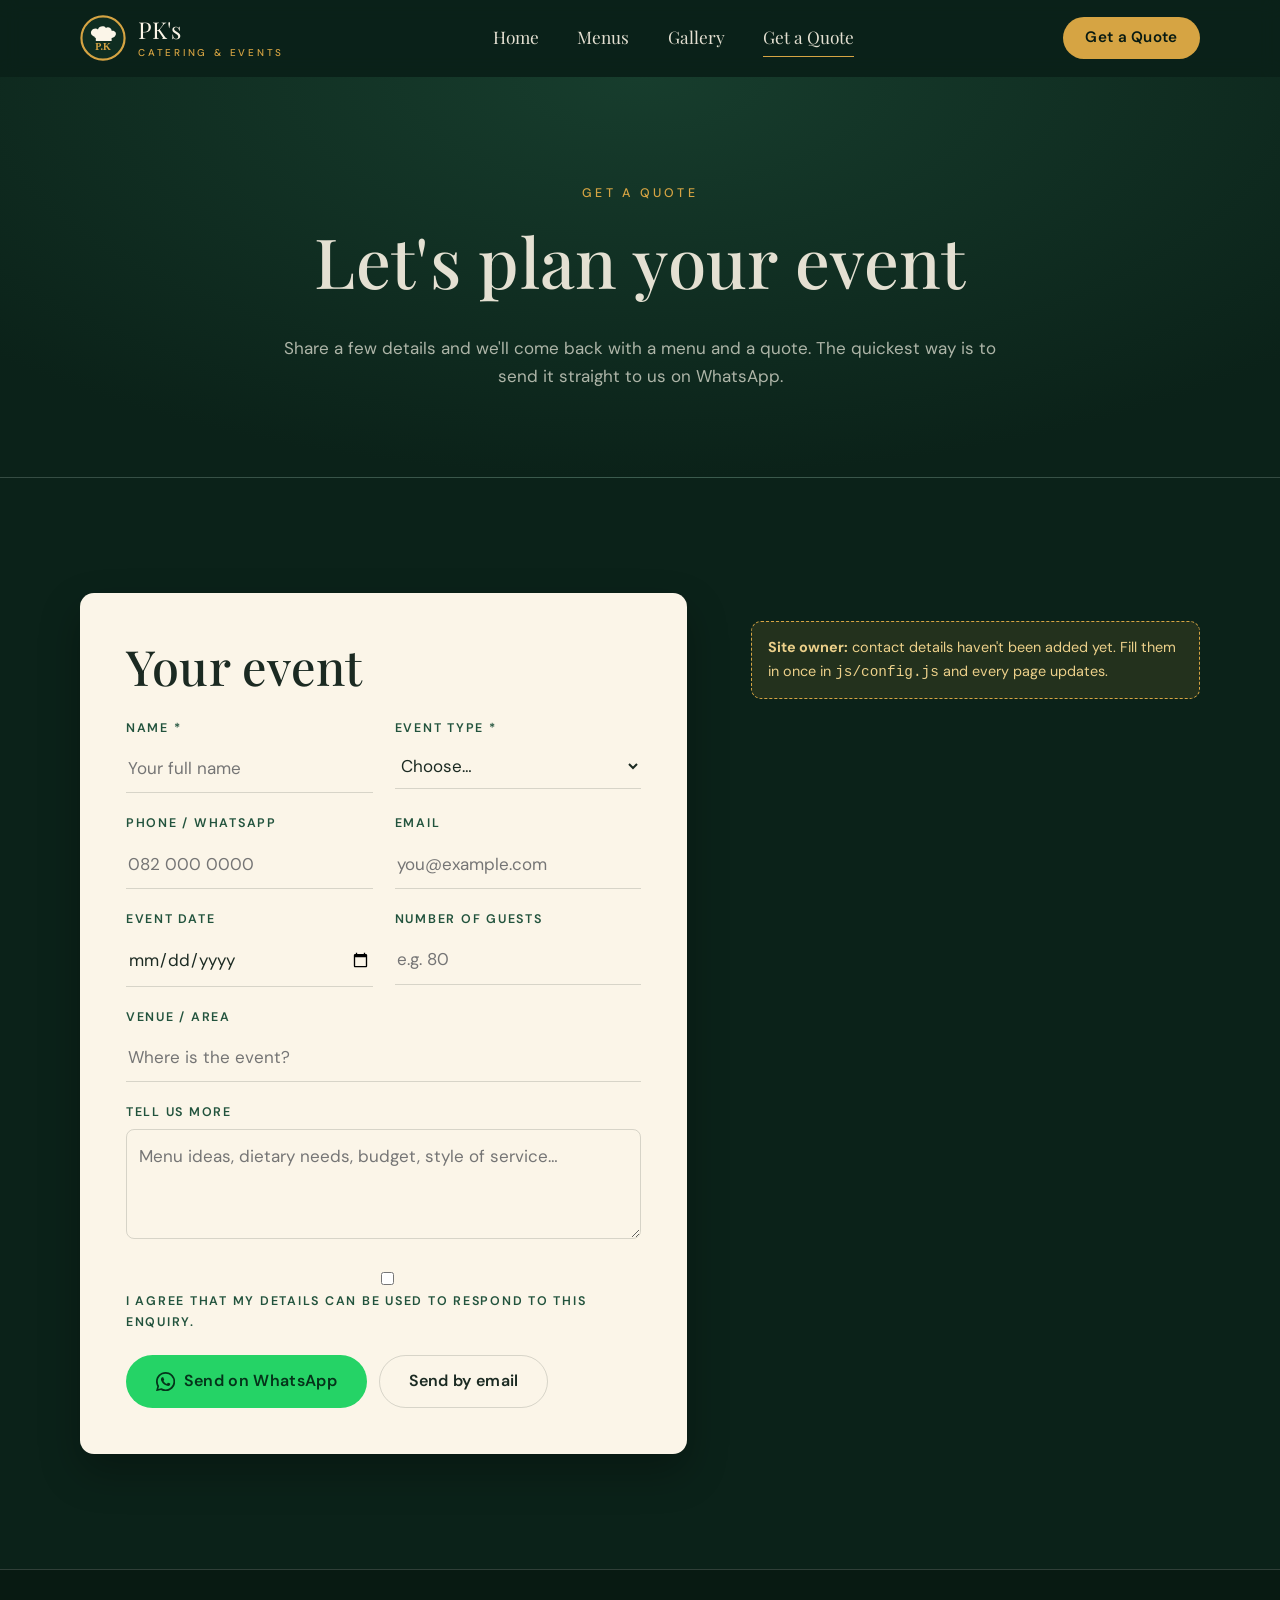
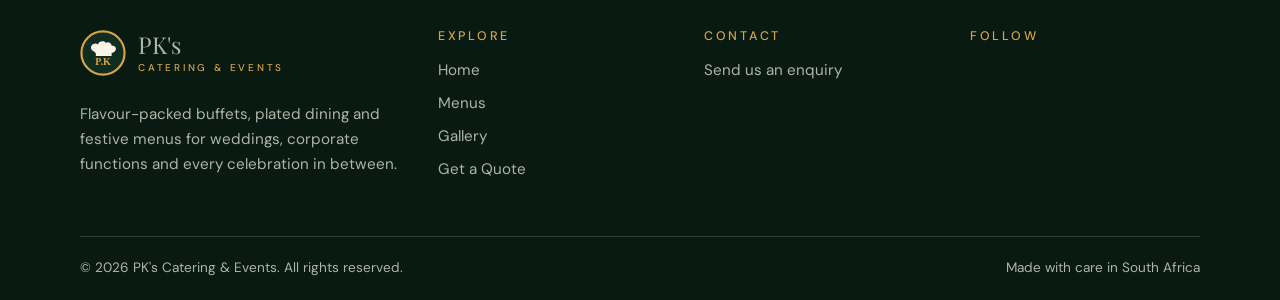
<file: quote.html>
<!DOCTYPE html>
<html lang="en">
<head>
  <meta charset="utf-8">
  <meta name="viewport" content="width=device-width, initial-scale=1">
  <title>Get a Quote | PK's Catering & Events</title>
  <meta name="description" content="Request a catering quote from PK's Catering & Events for weddings, corporate functions, buffets and festive lunches.">
  <meta name="theme-color" content="#0b2219">
  <meta property="og:title" content="Get a Quote | PK's Catering & Events">
  <meta property="og:description" content="Request a catering quote from PK's Catering & Events for weddings, corporate functions, buffets and festive lunches.">
  <meta property="og:type" content="website">
  <meta property="og:image" content="https://hamissixo786.github.io/pk-sCatering/images/plated-main-gold.jpg">
  <meta property="og:url" content="https://hamissixo786.github.io/pk-sCatering/quote.html">
  <link rel="icon" href="images/favicon.svg" type="image/svg+xml">
  <link rel="preconnect" href="https://fonts.googleapis.com">
  <link rel="preconnect" href="https://fonts.gstatic.com" crossorigin>
  <link href="https://fonts.googleapis.com/css2?family=DM+Sans:wght@400;500;600&amp;family=Playfair+Display:ital,wght@0,400;0,500;1,400&amp;display=swap" rel="stylesheet">
  <link rel="stylesheet" href="css/style.css">
  <script>document.documentElement.className += " js";setTimeout(function(){if(!window.PK_READY)document.documentElement.className += " reveal-all";},3000);</script>
</head>
<body>
<a class="skip-link" href="#main">Skip to content</a>
<div class="topbar">
  <div class="container">
    <ul>
      <li data-cfg-wrap><span data-cfg="hours"></span></li>
      <li data-cfg-wrap><a href="quote.html" data-tel><span data-cfg="phone"></span></a></li>
    </ul>
    <ul>
      <li data-cfg-wrap><span data-cfg="serviceArea"></span></li>
    </ul>
  </div>
</div>
<header class="site-header">
  <div class="container">
    <a class="logo" href="index.html" aria-label="PK's Catering &amp; Events — home">
      <svg viewBox="0 0 64 64" aria-hidden="true"><circle cx="32" cy="32" r="30" fill="#0f2d21" stroke="#d6a443" stroke-width="3"/><path d="M20 30c-4-1-6-5-4-8 2-4 7-4 9-2 1-4 8-6 11-2 3-2 8 0 8 4 4-1 8 3 5 7-1 2-3 3-5 3v4H22v-4c-1 0-2-1-2-2z" fill="#fbf5e8"/><text x="32" y="49" text-anchor="middle" font-family="Georgia, serif" font-size="14" font-weight="700" fill="#d6a443">P.K</text></svg>
      <span class="logo-text">PK's<small>Catering &amp; Events</small></span>
    </a>
    <nav class="main-nav" id="main-nav" aria-label="Main">
      <ul><li><a href="index.html">Home</a></li><li><a href="menus.html">Menus</a></li><li><a href="gallery.html">Gallery</a></li><li><a href="quote.html" aria-current="page">Get a Quote</a></li></ul>
    </nav>
    <div class="header-cta">
      <a class="btn btn-gold" href="quote.html">Get a Quote</a>
      <button class="nav-toggle" aria-expanded="false" aria-controls="main-nav" aria-label="Menu"><span></span></button>
    </div>
  </div>
</header>
<main id="main">

<section class="page-hero">
  <div class="container reveal">
    <span class="eyebrow">Get a Quote</span>
    <h1>Let's plan your event</h1>
    <p>Share a few details and we'll come back with a menu and a quote. The quickest way is to send it straight to us on WhatsApp.</p>
  </div>
</section>

<section class="section section--green">
  <div class="container contact-grid">
    <form class="form-card reveal" id="quote-form" novalidate>
      <h2>Your event</h2>
      <div class="form-row">
        <div class="field"><label for="f-name">Name *</label><input id="f-name" name="name" type="text" autocomplete="name" placeholder="Your full name"><span class="err">Please enter your name.</span></div>
        <div class="field"><label for="f-type">Event type *</label>
          <select id="f-type" name="eventType">
            <option value="">Choose&hellip;</option>
            <option>Wedding</option><option>Corporate function</option><option>Festive / seasonal lunch</option>
            <option>Birthday or private party</option><option>Family function</option><option>Other</option>
          </select><span class="err">Please choose an event type.</span></div>
      </div>
      <div class="form-row">
        <div class="field"><label for="f-phone">Phone / WhatsApp</label><input id="f-phone" name="phone" type="tel" autocomplete="tel" placeholder="082 000 0000"><span class="err">Add a phone number or an email so we can reply.</span></div>
        <div class="field"><label for="f-email">Email</label><input id="f-email" name="email" type="email" autocomplete="email" placeholder="you@example.com"><span class="err">Please enter a valid email address.</span></div>
      </div>
      <div class="form-row">
        <div class="field"><label for="f-date">Event date</label><input id="f-date" name="date" type="date"></div>
        <div class="field"><label for="f-guests">Number of guests</label><input id="f-guests" name="guests" type="number" min="1" inputmode="numeric" placeholder="e.g. 80"></div>
      </div>
      <div class="field"><label for="f-venue">Venue / area</label><input id="f-venue" name="venue" type="text" placeholder="Where is the event?"></div>
      <div class="field"><label for="f-message">Tell us more</label><textarea id="f-message" name="message" placeholder="Menu ideas, dietary needs, budget, style of service&hellip;"></textarea></div>
      <div class="field field--check"><label class="check"><input type="checkbox" name="agree"> <span>I agree that my details can be used to respond to this enquiry.</span></label><span class="err">Please tick this box so we can reply to you.</span></div>
      <div class="form-actions">
        <button type="submit" class="btn btn-wa" data-send="wa"><svg viewBox="0 0 24 24" fill="currentColor" aria-hidden="true"><path d="M17.5 14.4c-.3-.1-1.7-.8-2-.9-.3-.1-.5-.1-.7.1-.2.3-.8.9-.9 1.1-.2.2-.3.2-.6.1-.3-.1-1.2-.4-2.3-1.4-.9-.8-1.4-1.7-1.6-2-.2-.3 0-.5.1-.6l.4-.5c.1-.2.2-.3.3-.5.1-.2 0-.4 0-.5-.1-.1-.7-1.6-.9-2.2-.2-.6-.5-.5-.7-.5h-.6c-.2 0-.5.1-.8.4-.3.3-1 1-1 2.4s1 2.8 1.2 3c.1.2 2 3.1 4.9 4.3.7.3 1.2.5 1.6.6.7.2 1.3.2 1.8.1.6-.1 1.7-.7 1.9-1.4.2-.7.2-1.2.2-1.4-.1-.1-.3-.2-.6-.3zM12 21.8c-1.8 0-3.5-.5-5-1.4l-.4-.2-3.700 1 1-3.600-.2-.4A9.800 9.800 0 0 1 2.200 12c0-5.400 4.400-9.800 9.800-9.800 2.600 0 5.100 1 6.900 2.900A9.700 9.700 0 0 1 21.800 12c0 5.400-4.400 9.800-9.800 9.800zM12 0C5.400 0 0 5.400 0 12c0 2.100.6 4.200 1.600 6L0 24l6.200-1.600A12 12 0 0 0 12 24c6.600 0 12-5.400 12-12S18.600 0 12 0z"/></svg> Send on WhatsApp</button>
        <button type="button" class="btn btn-ghost" data-send="mail">Send by email</button>
      </div>
      <div class="form-status" role="status" aria-live="polite"></div>
    </form>

    <aside class="reveal">
      <div data-contact-head><span class="eyebrow">Contact us</span>
      <h2>Prefer to talk?</h2></div>
      <div class="contact-list">
        <div data-cfg-wrap><h3>Phone</h3><p><a href="quote.html" data-tel><span data-cfg="phone"></span></a></p></div>
        <div data-cfg-wrap><h3>Email</h3><p><a href="quote.html" data-mail><span data-cfg="email"></span></a></p></div>
        <div data-cfg-wrap><h3>Location</h3><p><span data-cfg="address"></span></p></div>
        <div data-cfg-wrap><h3>Hours</h3><p><span data-cfg="hours"></span></p></div>
      </div>
      <a class="btn btn-wa" href="quote.html" data-wa="Hi! I'd like a catering quote."><svg viewBox="0 0 24 24" fill="currentColor" aria-hidden="true"><path d="M17.5 14.4c-.3-.1-1.7-.8-2-.9-.3-.1-.5-.1-.7.1-.2.3-.8.9-.9 1.1-.2.2-.3.2-.6.1-.3-.1-1.2-.4-2.3-1.4-.9-.8-1.4-1.7-1.6-2-.2-.3 0-.5.1-.6l.4-.5c.1-.2.2-.3.3-.5.1-.2 0-.4 0-.5-.1-.1-.7-1.6-.9-2.2-.2-.6-.5-.5-.7-.5h-.6c-.2 0-.5.1-.8.4-.3.3-1 1-1 2.4s1 2.8 1.2 3c.1.2 2 3.1 4.9 4.3.7.3 1.2.5 1.6.6.7.2 1.3.2 1.8.1.6-.1 1.7-.7 1.9-1.4.2-.7.2-1.2.2-1.4-.1-.1-.3-.2-.6-.3zM12 21.8c-1.8 0-3.5-.5-5-1.4l-.4-.2-3.700 1 1-3.600-.2-.4A9.800 9.800 0 0 1 2.200 12c0-5.400 4.400-9.800 9.800-9.800 2.600 0 5.100 1 6.900 2.900A9.700 9.700 0 0 1 21.800 12c0 5.400-4.400 9.800-9.800 9.800zM12 0C5.400 0 0 5.400 0 12c0 2.100.6 4.200 1.600 6L0 24l6.200-1.600A12 12 0 0 0 12 24c6.600 0 12-5.400 12-12S18.600 0 12 0z"/></svg> Chat on WhatsApp</a>
      <p class="setup-note" data-setup-note hidden style="margin-top:28px"><strong>Site owner:</strong> contact details haven't been added yet. Fill them in once in <code>js/config.js</code> and every page updates.</p>
    </aside>
  </div>
</section>

</main>
<footer class="site-footer">
  <div class="container">
    <div class="footer-grid">
      <div>
        <a class="logo" href="index.html" aria-label="PK's Catering &amp; Events — home">
          <svg viewBox="0 0 64 64" aria-hidden="true"><circle cx="32" cy="32" r="30" fill="#0f2d21" stroke="#d6a443" stroke-width="3"/><path d="M20 30c-4-1-6-5-4-8 2-4 7-4 9-2 1-4 8-6 11-2 3-2 8 0 8 4 4-1 8 3 5 7-1 2-3 3-5 3v4H22v-4c-1 0-2-1-2-2z" fill="#fbf5e8"/><text x="32" y="49" text-anchor="middle" font-family="Georgia, serif" font-size="14" font-weight="700" fill="#d6a443">P.K</text></svg>
          <span class="logo-text">PK's<small>Catering &amp; Events</small></span>
        </a>
        <p style="margin-top:18px">Flavour-packed buffets, plated dining and festive menus for weddings, corporate functions and every celebration in between.</p>
      </div>
      <div>
        <h3>Explore</h3>
        <ul>
          <li><a href="index.html">Home</a></li>
          <li><a href="menus.html">Menus</a></li>
          <li><a href="gallery.html">Gallery</a></li>
          <li><a href="quote.html">Get a Quote</a></li>
        </ul>
      </div>
      <div>
        <h3>Contact</h3>
        <ul>
          <li data-cfg-wrap><a href="quote.html" data-tel><span data-cfg="phone"></span></a></li>
          <li data-cfg-wrap><a href="quote.html" data-mail><span data-cfg="email"></span></a></li>
          <li data-cfg-wrap><span data-cfg="address"></span></li>
          <li><a href="quote.html">Send us an enquiry</a></li>
        </ul>
      </div>
      <div>
        <h3>Follow</h3>
        <ul>
          <li><a href="#" data-social="facebook">Facebook</a></li>
          <li><a href="#" data-social="instagram">Instagram</a></li>
          <li><a href="quote.html" data-wa="Hi! I'd like to ask about catering.">WhatsApp</a></li>
        </ul>
      </div>
    </div>
    <div class="footer-bottom">
      <span>&copy; <span data-year>2026</span> PK's Catering &amp; Events. All rights reserved.</span>
      <span>Made with care in South Africa</span>
    </div>
  </div>
</footer>
<a class="wa-float" href="quote.html" data-wa="Hi! I'd like to ask about catering." aria-label="Chat on WhatsApp"><svg viewBox="0 0 24 24" fill="currentColor" aria-hidden="true"><path d="M17.5 14.4c-.3-.1-1.7-.8-2-.9-.3-.1-.5-.1-.7.1-.2.3-.8.9-.9 1.1-.2.2-.3.2-.6.1-.3-.1-1.2-.4-2.3-1.4-.9-.8-1.4-1.7-1.6-2-.2-.3 0-.5.1-.6l.4-.5c.1-.2.2-.3.3-.5.1-.2 0-.4 0-.5-.1-.1-.7-1.6-.9-2.2-.2-.6-.5-.5-.7-.5h-.6c-.2 0-.5.1-.8.4-.3.3-1 1-1 2.4s1 2.8 1.2 3c.1.2 2 3.1 4.9 4.3.7.3 1.2.5 1.6.6.7.2 1.3.2 1.8.1.6-.1 1.7-.7 1.9-1.4.2-.7.2-1.2.2-1.4-.1-.1-.3-.2-.6-.3zM12 21.8c-1.8 0-3.5-.5-5-1.4l-.4-.2-3.700 1 1-3.600-.2-.4A9.800 9.800 0 0 1 2.200 12c0-5.400 4.400-9.800 9.800-9.800 2.600 0 5.100 1 6.900 2.900A9.700 9.700 0 0 1 21.800 12c0 5.400-4.400 9.800-9.800 9.800zM12 0C5.400 0 0 5.400 0 12c0 2.100.6 4.200 1.600 6L0 24l6.200-1.600A12 12 0 0 0 12 24c6.600 0 12-5.400 12-12S18.600 0 12 0z"/></svg></a>

<script src="js/config.js"></script>
<script src="js/main.js"></script>
</body>
</html>
</file>
<file: css/style.css>
/* ==========================================================================
   PK's Catering & Events — stylesheet
   Palette is taken from the business's festive menu posters:
   deep green, gold, cream parchment, with a touch of red.
   ========================================================================== */

:root {
  --green-950: #081a12;
  --green-900: #0b2219;
  --green-800: #0f2d21;
  --green-700: #173d2d;
  --green-600: #22533d;
  --gold: #d6a443;
  --gold-600: #b98a2c;
  --gold-300: #ecd08a;
  --gold-700: #8a6516;
  --cream: #fbf5e8;
  --cream-2: #f3e9d2;
  --ink: #1b2a22;
  --ink-soft: #4a5a50;
  --text-on-dark: #e4e0d2;
  --muted-on-dark: #aeb5a8;
  --red: #9b2226;
  --line-dark: rgba(255, 255, 255, .16);
  --line-light: rgba(27, 42, 34, .16);

  --font-head: "Playfair Display", "Cormorant Garamond", Georgia, "Times New Roman", serif;
  --font-body: "DM Sans", system-ui, -apple-system, "Segoe UI", Roboto, Arial, sans-serif;

  --radius: 14px;
  --radius-pill: 999px;
  --shadow: 0 18px 40px rgba(0, 0, 0, .28);
  --container: 1200px;
  --gutter: clamp(16px, 4vw, 40px);
  --header-h: 76px;
}

*, *::before, *::after { box-sizing: border-box; }
html { scroll-behavior: smooth; -webkit-text-size-adjust: 100%; }
body {
  margin: 0;
  font-family: var(--font-body);
  font-size: 17px;
  line-height: 1.65;
  color: var(--text-on-dark);
  background: var(--green-900);
}
img { max-width: 100%; height: auto; display: block; }
a { color: inherit; }
h1, h2, h3, h4 { font-family: var(--font-head); font-weight: 500; line-height: 1.12; margin: 0 0 .5em; letter-spacing: .005em; }
h1 { font-size: clamp(2.5rem, 5.4vw, 4.6rem); }
h2 { font-size: clamp(2rem, 3.8vw, 3.1rem); }
h3 { font-size: clamp(1.35rem, 2vw, 1.75rem); }
p { margin: 0 0 1em; }
ul { margin: 0; padding: 0; list-style: none; }

.container { width: 100%; max-width: var(--container); margin-inline: auto; padding-inline: var(--gutter); }
[hidden] { display: none !important; }
.sr-only { position: absolute; width: 1px; height: 1px; overflow: hidden; clip: rect(0 0 0 0); white-space: nowrap; }
.skip-link { position: absolute; left: 12px; top: -60px; background: var(--gold); color: var(--green-950); padding: 10px 16px; border-radius: 8px; z-index: 200; font-weight: 600; }
.skip-link:focus { top: 12px; }
:focus-visible { outline: 3px solid var(--gold); outline-offset: 3px; border-radius: 4px; }

/* ---------- Buttons ---------- */
.btn {
  display: inline-flex; align-items: center; justify-content: center; gap: .55em;
  font: 600 1rem/1 var(--font-body); letter-spacing: .02em;
  padding: 1em 1.8em; border-radius: var(--radius-pill);
  border: 1.5px solid transparent; cursor: pointer; text-decoration: none;
  transition: transform .2s ease, background-color .2s ease, color .2s ease, border-color .2s ease;
}
.btn:hover { transform: translateY(-2px); }
.btn-gold { background: var(--gold); color: var(--green-950); }
.btn-gold:hover { background: var(--gold-300); }
.btn-ghost { border-color: var(--line-dark); color: var(--cream); background: transparent; }
.btn-ghost:hover { border-color: var(--gold); color: var(--gold); }
.section--cream .btn-ghost { border-color: var(--line-light); color: var(--ink); }
.section--cream .btn-ghost:hover { border-color: var(--gold-700); color: var(--gold-700); }
.btn-wa { background: #25d366; color: #05331a; }
.btn-wa:hover { background: #4fe58a; }
.btn svg { width: 1.2em; height: 1.2em; flex: none; }
.link-arrow { display: inline-flex; align-items: center; gap: .5em; font-family: var(--font-head); font-size: 1.1rem; text-decoration: none; color: var(--cream); }
.link-arrow::after { content: "→"; transition: transform .2s ease; }
.link-arrow:hover { color: var(--gold); }
.link-arrow:hover::after { transform: translateX(5px); }
.section--cream .link-arrow { color: var(--ink); }

/* ---------- Top bar + header ---------- */
.topbar { background: var(--green-950); border-bottom: 1px solid var(--line-dark); font-size: .85rem; color: var(--muted-on-dark); }
.topbar .container { display: flex; justify-content: space-between; align-items: center; gap: 16px; min-height: 40px; flex-wrap: wrap; }
.topbar ul { display: flex; gap: 22px; flex-wrap: wrap; }
.topbar a { text-decoration: none; }
.topbar a:hover { color: var(--gold); }
.is-empty { opacity: .6; font-style: italic; }

.site-header { position: sticky; top: 0; z-index: 100; background: rgba(11, 34, 25, .92); backdrop-filter: blur(10px); border-bottom: 1px solid transparent; transition: border-color .25s, box-shadow .25s; }
.site-header.is-scrolled { border-bottom-color: var(--line-dark); box-shadow: 0 8px 24px rgba(0, 0, 0, .25); }
.site-header .container { display: flex; align-items: center; justify-content: space-between; gap: 24px; min-height: var(--header-h); }

.logo { display: inline-flex; align-items: center; gap: 12px; text-decoration: none; color: var(--cream); }
.logo svg { width: 46px; height: 46px; flex: none; }
.logo-text { font-family: var(--font-head); font-size: 1.45rem; line-height: 1; }
.logo-text small { display: block; font: 500 .62rem/1 var(--font-body); letter-spacing: .28em; text-transform: uppercase; color: var(--gold); margin-top: 6px; }

.main-nav ul { display: flex; gap: clamp(18px, 3vw, 40px); }
.main-nav a { font-family: var(--font-head); font-size: 1.08rem; text-decoration: none; padding: 8px 0; border-bottom: 1.5px solid transparent; transition: border-color .2s, color .2s; }
.main-nav a:hover { color: var(--gold); }
.main-nav a[aria-current="page"] { border-bottom-color: var(--gold); }
.header-cta { display: flex; align-items: center; gap: 14px; }
.header-cta .btn { padding: .8em 1.4em; font-size: .95rem; }
.nav-toggle { display: none; width: 46px; height: 46px; border-radius: 50%; border: 1px solid var(--line-dark); background: transparent; color: var(--cream); cursor: pointer; align-items: center; justify-content: center; }
.nav-toggle span, .nav-toggle span::before, .nav-toggle span::after { display: block; width: 20px; height: 2px; background: currentColor; border-radius: 2px; transition: transform .25s, opacity .25s; position: relative; content: ""; }
.nav-toggle span::before { position: absolute; top: -6px; left: 0; }
.nav-toggle span::after { position: absolute; top: 6px; left: 0; }
.nav-toggle[aria-expanded="true"] span { background: transparent; }
.nav-toggle[aria-expanded="true"] span::before { transform: translateY(6px) rotate(45deg); }
.nav-toggle[aria-expanded="true"] span::after { transform: translateY(-6px) rotate(-45deg); }

/* ---------- Sections ---------- */
.section { padding: clamp(64px, 9vw, 120px) 0; position: relative; }
.section--green { background: var(--green-900); }
.section--deep { background: var(--green-950); }
.section--cream { background: var(--cream); color: var(--ink-soft); }
.section--cream h1, .section--cream h2, .section--cream h3 { color: var(--ink); }
.eyebrow { display: inline-block; font-size: .78rem; font-weight: 500; letter-spacing: .26em; text-transform: uppercase; color: var(--gold); margin-bottom: 18px; }
.section--cream .eyebrow { color: var(--gold-700); }
.section-head { display: grid; grid-template-columns: 1fr 2fr; gap: clamp(24px, 5vw, 70px); align-items: end; margin-bottom: clamp(34px, 5vw, 60px); }
.section-head p { margin: 0; max-width: 56ch; }
.center { text-align: center; }
.page-hero { padding: clamp(56px, 8vw, 100px) 0 clamp(40px, 6vw, 70px); text-align: center; background: radial-gradient(900px 400px at 50% 0, var(--green-700), var(--green-900)); border-bottom: 1px solid var(--line-dark); }
.page-hero p { max-width: 60ch; margin-inline: auto; color: var(--muted-on-dark); }

/* ---------- Hero ---------- */
.hero { padding: clamp(40px, 6vw, 80px) 0 clamp(56px, 7vw, 96px); background: radial-gradient(1100px 600px at 85% 20%, var(--green-700), transparent 60%), var(--green-900); overflow: hidden; }
.hero-grid { display: grid; grid-template-columns: 1.1fr .9fr; gap: clamp(28px, 6vw, 80px); align-items: center; }
.hero h1 { color: var(--cream); margin-bottom: .45em; }
.hero h1 em { font-style: italic; color: var(--gold); }
.hero-lead { font-size: 1.15rem; max-width: 46ch; color: var(--text-on-dark); }
.hero-actions { display: flex; flex-wrap: wrap; gap: 14px; margin: 30px 0 38px; }
.hero-note { display: flex; align-items: center; gap: 18px; max-width: 420px; }
.hero-note img { width: 96px; height: 96px; object-fit: cover; border-radius: 10px; border: 1px solid var(--line-dark); }
.hero-note p { margin: 0 0 6px; font-size: .95rem; color: var(--muted-on-dark); }
.hero-media { position: relative; justify-self: end; width: min(100%, 460px); }
.hero-media::before { content: ""; position: absolute; inset: 22px -22px -22px 22px; border: 1.5px solid var(--gold); border-radius: var(--radius); z-index: 0; }
.hero-media img { position: relative; z-index: 1; width: 100%; aspect-ratio: 4 / 5; object-fit: cover; border-radius: var(--radius); box-shadow: var(--shadow); }
.hero-badge { position: absolute; z-index: 2; left: -26px; bottom: 34px; background: var(--gold); color: var(--green-950); padding: 16px 22px; border-radius: 12px; font-family: var(--font-head); font-size: 1.05rem; line-height: 1.2; box-shadow: var(--shadow); max-width: 240px; }
.hero-badge strong { display: block; font-size: 1.7rem; }

/* ---------- Marquee ---------- */
.marquee { background: var(--gold); color: var(--green-950); overflow: hidden; border-block: 1px solid var(--gold-600); }
.marquee-track { display: flex; width: max-content; animation: marquee 38s linear infinite; }
.marquee:hover .marquee-track { animation-play-state: paused; }
.marquee span { font-family: var(--font-head); font-size: 1.3rem; padding: 16px 0; white-space: nowrap; }
.marquee span::after { content: "✦"; margin: 0 28px; font-size: .8em; }
@keyframes marquee { to { transform: translateX(-50%); } }

/* ---------- Accordion (event formats) ---------- */
.accordion { border-top: 1px solid var(--line-dark); }
.acc-item { border-bottom: 1px solid var(--line-dark); }
.acc-trigger { width: 100%; display: flex; align-items: center; justify-content: space-between; gap: 20px; text-align: left; background: none; border: 0; color: var(--cream); cursor: pointer; padding: 26px 0; font-family: var(--font-head); font-size: clamp(1.4rem, 2.6vw, 2rem); }
.acc-trigger small { font: 400 .9rem var(--font-body); color: var(--muted-on-dark); margin-left: 12px; }
.acc-trigger:hover { color: var(--gold); }
.acc-icon { flex: none; width: 34px; height: 34px; position: relative; }
.acc-icon::before, .acc-icon::after { content: ""; position: absolute; left: 50%; top: 50%; width: 22px; height: 1.5px; background: currentColor; transform: translate(-50%, -50%); transition: transform .3s; }
.acc-icon::after { transform: translate(-50%, -50%) rotate(90deg); }
.acc-trigger[aria-expanded="true"] .acc-icon::after { transform: translate(-50%, -50%) rotate(0); }
.acc-panel { display: grid; grid-template-rows: 0fr; transition: grid-template-rows .35s ease; }
.acc-panel > div { overflow: hidden; }
.acc-trigger[aria-expanded="true"] + .acc-panel { grid-template-rows: 1fr; }
.acc-body { display: grid; grid-template-columns: 1fr 200px; gap: 28px; padding-bottom: 30px; align-items: center; }
.acc-body p { margin: 0; color: var(--muted-on-dark); max-width: 60ch; }
.acc-body img { width: 200px; height: 140px; object-fit: cover; border-radius: 10px; }

/* ---------- How it works ---------- */
.steps { display: grid; grid-template-columns: repeat(3, 1fr); gap: 28px; counter-reset: step; }
.step { background: var(--green-800); border: 1px solid var(--line-dark); border-radius: var(--radius); padding: 34px 30px; position: relative; }
.step::before { counter-increment: step; content: "0" counter(step); font-family: var(--font-head); font-size: 3.2rem; color: var(--gold); opacity: .85; line-height: 1; display: block; margin-bottom: 14px; }
.step p { margin: 0; color: var(--muted-on-dark); }

/* ---------- About ---------- */
.about-grid { display: grid; grid-template-columns: 1fr 1fr; gap: clamp(30px, 6vw, 80px); align-items: center; }
.collage { display: grid; grid-template-columns: 1fr 1fr; grid-template-rows: auto auto; gap: 16px; }
.collage img { width: 100%; height: 100%; object-fit: cover; border-radius: var(--radius); }
.collage .tile { background: var(--gold); color: var(--green-950); border-radius: var(--radius); padding: 26px; display: flex; flex-direction: column; justify-content: space-between; min-height: 220px; }
.collage .tile span { font-size: .72rem; letter-spacing: .24em; text-transform: uppercase; }
.collage .tile h3 { margin: 0; font-size: 1.7rem; }
.collage .wide { grid-column: 1 / -1; aspect-ratio: 16 / 9; }
.features { margin-top: 28px; display: grid; gap: 22px; }
.feature h3 { margin-bottom: .2em; font-size: 1.3rem; color: var(--ink); }
.feature p { margin: 0; }
.feature .ico { width: 34px; height: 34px; color: var(--gold-700); margin-bottom: 8px; }

/* ---------- Dish grid ---------- */
.dish-grid { display: grid; grid-template-columns: repeat(3, 1fr); gap: 26px; }
.dish { margin: 0; }
.dish .img { overflow: hidden; border-radius: var(--radius); aspect-ratio: 1; }
.dish img { width: 100%; height: 100%; object-fit: cover; transition: transform .6s ease; }
.dish:hover img { transform: scale(1.06); }
.dish figcaption { padding-top: 14px; font-family: var(--font-head); font-size: 1.2rem; color: var(--cream); }
.dish figcaption small { display: block; font: 400 .9rem var(--font-body); color: var(--muted-on-dark); }

/* ---------- Marquee headline ---------- */
.big-line { font-family: var(--font-head); font-size: clamp(2.6rem, 8vw, 6.4rem); line-height: 1.02; color: var(--cream); margin: 0 0 .3em; }
.big-line em { color: var(--gold); }

/* ---------- Menu cards ---------- */
.menu-cards { display: grid; grid-template-columns: repeat(2, 1fr); gap: 28px; }
.menu-card { background: var(--cream); color: var(--ink-soft); border-radius: var(--radius); padding: clamp(28px, 4vw, 44px); position: relative; border: 1px solid var(--gold-600); box-shadow: inset 0 0 0 6px var(--cream), inset 0 0 0 7px rgba(185, 138, 44, .5); }
.menu-card { display: flex; flex-direction: column; }
.menu-card .card-foot { margin-top: auto; }
.menu-card .tag { align-self: flex-start; display: inline-block; background: var(--green-800); color: var(--gold-300); font-size: .72rem; letter-spacing: .2em; text-transform: uppercase; padding: 6px 12px; border-radius: var(--radius-pill); margin-bottom: 14px; }
.menu-card .tag.is-past { background: #6b6b5a; color: #fff; }
.menu-card h2, .menu-card h3 { color: var(--ink); margin-bottom: .15em; }
.menu-card .sub { font-style: italic; font-family: var(--font-head); color: var(--gold-700); margin-bottom: 20px; }
.menu-card h4 { font-family: var(--font-body); font-size: .78rem; letter-spacing: .22em; text-transform: uppercase; color: var(--green-600); margin: 22px 0 8px; border-bottom: 1px solid var(--line-light); padding-bottom: 6px; }
.menu-card li { padding: 5px 0; color: var(--ink); }
.menu-card .price { display: flex; align-items: baseline; gap: 10px; margin-top: 24px; padding-top: 18px; border-top: 1px dashed var(--gold-600); }
.menu-card .price strong { font-family: var(--font-head); font-size: 2.4rem; color: var(--green-700); line-height: 1; }
.menu-card .price span { font-size: .9rem; }
.menu-card .note { font-size: .88rem; margin: 14px 0 0; }
.menu-card .btn { margin-top: 22px; }
.menu-lines li { display: flex; align-items: baseline; gap: 10px; }
.menu-lines li::after { content: ""; order: 2; flex: 1; border-bottom: 1px dotted var(--line-light); }

/* ---------- Sample wedding menu ---------- */
.sample { display: grid; grid-template-columns: .9fr 1.1fr; gap: clamp(28px, 5vw, 70px); align-items: center; }
.sample img { width: 100%; aspect-ratio: 4 / 5; object-fit: cover; border-radius: var(--radius); }
.course { padding: 18px 0; border-bottom: 1px solid var(--line-dark); }
.course:first-of-type { border-top: 1px solid var(--line-dark); }
.course h3 { color: var(--gold); margin-bottom: .2em; }
.course p { margin: 0; color: var(--muted-on-dark); }
.disclaimer { font-size: .9rem; color: var(--muted-on-dark); margin-top: 22px; }

/* ---------- Gallery ---------- */
.filters { display: flex; flex-wrap: wrap; gap: 10px; justify-content: center; margin-bottom: 40px; }
.filter { background: transparent; border: 1px solid var(--line-dark); color: var(--cream); padding: .65em 1.3em; border-radius: var(--radius-pill); font: 500 .95rem var(--font-body); cursor: pointer; transition: all .2s; }
.filter:hover { border-color: var(--gold); color: var(--gold); }
.filter[aria-pressed="true"] { background: var(--gold); color: var(--green-950); border-color: var(--gold); }
.gallery { columns: 3 280px; column-gap: 18px; }
.g-item { break-inside: avoid; margin: 0 0 18px; position: relative; display: block; width: 100%; padding: 0; border: 0; background: none; cursor: zoom-in; border-radius: var(--radius); overflow: hidden; }
.g-item img { width: 100%; height: auto; transition: transform .6s ease, filter .3s; }
.g-item:hover img { transform: scale(1.05); filter: brightness(.85); }
.g-item::after { content: attr(data-label); position: absolute; left: 0; right: 0; bottom: 0; padding: 40px 16px 14px; text-align: left; font-family: var(--font-head); font-size: 1.05rem; color: #fff; background: linear-gradient(transparent, rgba(0, 0, 0, .7)); opacity: 0; transition: opacity .3s; }
.g-item:hover::after, .g-item:focus-visible::after { opacity: 1; }
.g-item[hidden] { display: none; }
.lightbox { position: fixed; inset: 0; z-index: 300; background: rgba(4, 12, 8, .94); display: none; align-items: center; justify-content: center; padding: 24px; }
.lightbox.is-open { display: flex; }
.lightbox figure { margin: 0; max-width: min(92vw, 900px); }
.lightbox img { max-height: 80vh; width: auto; margin-inline: auto; border-radius: 10px; }
.lightbox figcaption { text-align: center; padding-top: 14px; font-family: var(--font-head); color: var(--cream); }
.lb-btn { position: absolute; background: rgba(255, 255, 255, .1); border: 1px solid var(--line-dark); color: #fff; width: 52px; height: 52px; border-radius: 50%; font-size: 1.5rem; cursor: pointer; display: grid; place-items: center; }
.lb-btn:hover { background: var(--gold); color: var(--green-950); }
.lb-close { top: 20px; right: 20px; }
.lb-prev { left: 20px; top: 50%; transform: translateY(-50%); }
.lb-next { right: 20px; top: 50%; transform: translateY(-50%); }

/* ---------- Quote form + contact ---------- */
.contact-grid { display: grid; grid-template-columns: 1.15fr .85fr; gap: clamp(28px, 5vw, 70px); align-items: start; }
.form-card { background: var(--cream); color: var(--ink-soft); border-radius: var(--radius); padding: clamp(26px, 4vw, 46px); box-shadow: var(--shadow); }
.form-card h2, .form-card h3 { color: var(--ink); }
.form-row { display: grid; grid-template-columns: 1fr 1fr; gap: 0 22px; }
.field { margin-bottom: 20px; }
.field label { display: block; font-size: .78rem; letter-spacing: .14em; text-transform: uppercase; color: var(--green-600); margin-bottom: 6px; font-weight: 600; }
.field input, .field select, .field textarea { width: 100%; font: inherit; color: var(--ink); background: transparent; border: 0; border-bottom: 1.5px solid var(--line-light); padding: 10px 2px; border-radius: 0; transition: border-color .2s; }
.field textarea { min-height: 110px; resize: vertical; border: 1.5px solid var(--line-light); border-radius: 8px; padding: 12px; }
.field input:focus, .field select:focus, .field textarea:focus { outline: none; border-color: var(--gold-600); }
.field .err { display: none; color: var(--red); font-size: .85rem; margin-top: 4px; }
.field.invalid .err { display: block; }
.field.invalid input, .field.invalid select, .field.invalid textarea { border-color: var(--red); }
.check { display: flex; gap: 10px; align-items: flex-start; font-size: .9rem; margin-bottom: 22px; }
.check input { margin-top: 5px; accent-color: var(--green-600); }
.form-actions { display: flex; flex-wrap: wrap; gap: 12px; }
.form-actions .btn-ghost { color: var(--ink); border-color: var(--line-light); }
.form-actions .btn-ghost:hover { color: var(--gold-700); border-color: var(--gold-700); }
.form-status { margin-top: 18px; font-size: .95rem; padding: 12px 14px; border-radius: 8px; display: none; }
.form-status.show { display: block; background: #fff3d6; color: #5c4510; border: 1px solid var(--gold-300); }
.contact-list { display: grid; gap: 24px; margin: 26px 0 30px; }
.contact-list h3 { font-family: var(--font-body); font-size: .78rem; letter-spacing: .22em; text-transform: uppercase; color: var(--gold); margin-bottom: 4px; }
.contact-list p { margin: 0; font-family: var(--font-head); font-size: 1.3rem; color: var(--cream); }
.contact-list a { text-decoration: none; }
.contact-list a:hover { color: var(--gold); }
.setup-note { background: rgba(214, 164, 67, .12); border: 1px dashed var(--gold); border-radius: 10px; padding: 14px 16px; font-size: .9rem; color: var(--gold-300); }

/* ---------- CTA band ---------- */
.cta-band { background: linear-gradient(135deg, var(--green-700), var(--green-900)); border-block: 1px solid var(--line-dark); text-align: center; padding: clamp(56px, 8vw, 96px) 0; }
.cta-band p { max-width: 54ch; margin: 0 auto 28px; color: var(--muted-on-dark); }
.cta-band .hero-actions { justify-content: center; margin: 0; }

/* ---------- Footer ---------- */
.site-footer { background: var(--green-950); border-top: 1px solid var(--line-dark); padding: 60px 0 0; font-size: .95rem; }
.footer-grid { display: grid; grid-template-columns: 1.4fr 1fr 1fr 1fr; gap: 36px; padding-bottom: 44px; }
.footer-grid h3 { font-family: var(--font-body); font-size: .78rem; letter-spacing: .22em; text-transform: uppercase; color: var(--gold); margin-bottom: 14px; }
.footer-grid li { margin-bottom: 8px; }
.footer-grid a { text-decoration: none; color: var(--muted-on-dark); }
.footer-grid a:hover { color: var(--gold); }
.footer-grid p { color: var(--muted-on-dark); max-width: 36ch; }
.footer-bottom { border-top: 1px solid var(--line-dark); padding: 20px 0; display: flex; justify-content: space-between; gap: 16px; flex-wrap: wrap; color: var(--muted-on-dark); font-size: .85rem; }
.wa-float { position: fixed; right: 18px; bottom: 18px; z-index: 90; width: 58px; height: 58px; border-radius: 50%; background: #25d366; color: #05331a; display: grid; place-items: center; box-shadow: 0 10px 26px rgba(0, 0, 0, .4); transition: transform .2s; }
.wa-float:hover { transform: scale(1.08); }
.wa-float svg { width: 30px; height: 30px; }

/* ---------- Reveal on scroll ---------- */
.js .reveal { opacity: 0; transform: translateY(26px); transition: opacity .8s ease, transform .8s ease; }
.js .reveal.is-visible { opacity: 1; transform: none; }

/* ---------- Responsive ---------- */
@media (max-width: 980px) {
  .hero-grid, .about-grid, .contact-grid, .sample { grid-template-columns: 1fr; }
  .hero-media { justify-self: center; margin-top: 10px; width: min(88%, 420px); }
  .hero-badge { left: -10px; }
  .section-head { grid-template-columns: 1fr; gap: 14px; }
  .dish-grid { grid-template-columns: repeat(2, 1fr); }
  .menu-cards { grid-template-columns: 1fr; }
  .footer-grid { grid-template-columns: 1fr 1fr; }
  .steps { grid-template-columns: 1fr; }
}
@media (max-width: 860px) {
  .nav-toggle { display: inline-flex; }
  .header-cta .btn { display: none; }
  .main-nav { position: fixed; inset: var(--header-h) 0 auto 0; background: var(--green-950); border-bottom: 1px solid var(--line-dark); padding: 10px var(--gutter) 28px; transform: translateY(-120%); visibility: hidden; transition: transform .3s ease, visibility .3s; max-height: calc(100vh - var(--header-h)); overflow: auto; }
  .main-nav.is-open { transform: none; visibility: visible; }
  .main-nav ul { flex-direction: column; gap: 0; }
  .main-nav a { display: block; padding: 16px 0; font-size: 1.3rem; border-bottom: 1px solid var(--line-dark); }
  .topbar ul:last-child { display: none; }
  .acc-body { grid-template-columns: 1fr; }
  .acc-body img { width: 100%; height: 180px; }
  .acc-trigger small { display: block; margin: 6px 0 0; }
  .main-nav li:last-child a { color: var(--gold); border-bottom: 0; }
}
@media (max-width: 560px) {
  body { font-size: 16px; }
  .dish-grid { grid-template-columns: 1fr 1fr; gap: 14px; }
  .dish figcaption { font-size: 1rem; padding-top: 8px; }
  .dish figcaption small { font-size: .78rem; }
  .gallery { columns: 2; column-gap: 10px; }
  .g-item { margin-bottom: 10px; }
  .hero-media img { aspect-ratio: 4 / 3.4; }
  .form-row { grid-template-columns: 1fr; }
  .footer-grid { grid-template-columns: 1fr; }
  .hero-actions .btn, .form-actions .btn { width: 100%; }
  .collage { grid-template-columns: 1fr; }
  .collage .tile { min-height: 150px; }
  .collage .wide { grid-column: auto; }
  .collage > img:not(.wide) { aspect-ratio: 16 / 10; }
  .hero-badge { position: relative; left: 0; bottom: 0; margin: -40px 0 0 16px; z-index: 3; }
  .hero-media::before { inset: 14px -10px -14px 14px; }
}
@media (prefers-reduced-motion: reduce) {
  html { scroll-behavior: auto; }
  *, *::before, *::after { animation: none !important; transition: none !important; }
  .js .reveal { opacity: 1; transform: none; }
}
@media print { .js .reveal { opacity: 1; transform: none; } .topbar, .site-header, .wa-float, .marquee, .cta-band { display: none; } body { background: #fff; color: #000; } }

/* ---------- UX additions ---------- */
[id] { scroll-margin-top: calc(var(--header-h) + 16px); }
.reveal-all .reveal { opacity: 1 !important; transform: none !important; }
.subnav { display: flex; flex-wrap: wrap; justify-content: center; gap: 10px; margin-top: 26px; }
.subnav a { text-decoration: none; padding: .55em 1.2em; border: 1px solid var(--line-dark); border-radius: var(--radius-pill); font-size: .95rem; transition: border-color .2s, color .2s; }
.subnav a:hover { border-color: var(--gold); color: var(--gold); }
.field--check { margin-bottom: 22px; }
.field--check .check { margin-bottom: 0; }
.field--check.invalid .check { color: var(--red); }
.form-status.is-ok { background: #e3f6e9; color: #0d4a26; border-color: #9fd9b3; }
body.nav-open { overflow: hidden; }
@media (min-width: 861px) { body.nav-open { overflow: auto; } }
.topbar[hidden] { display: none; }
</file>
